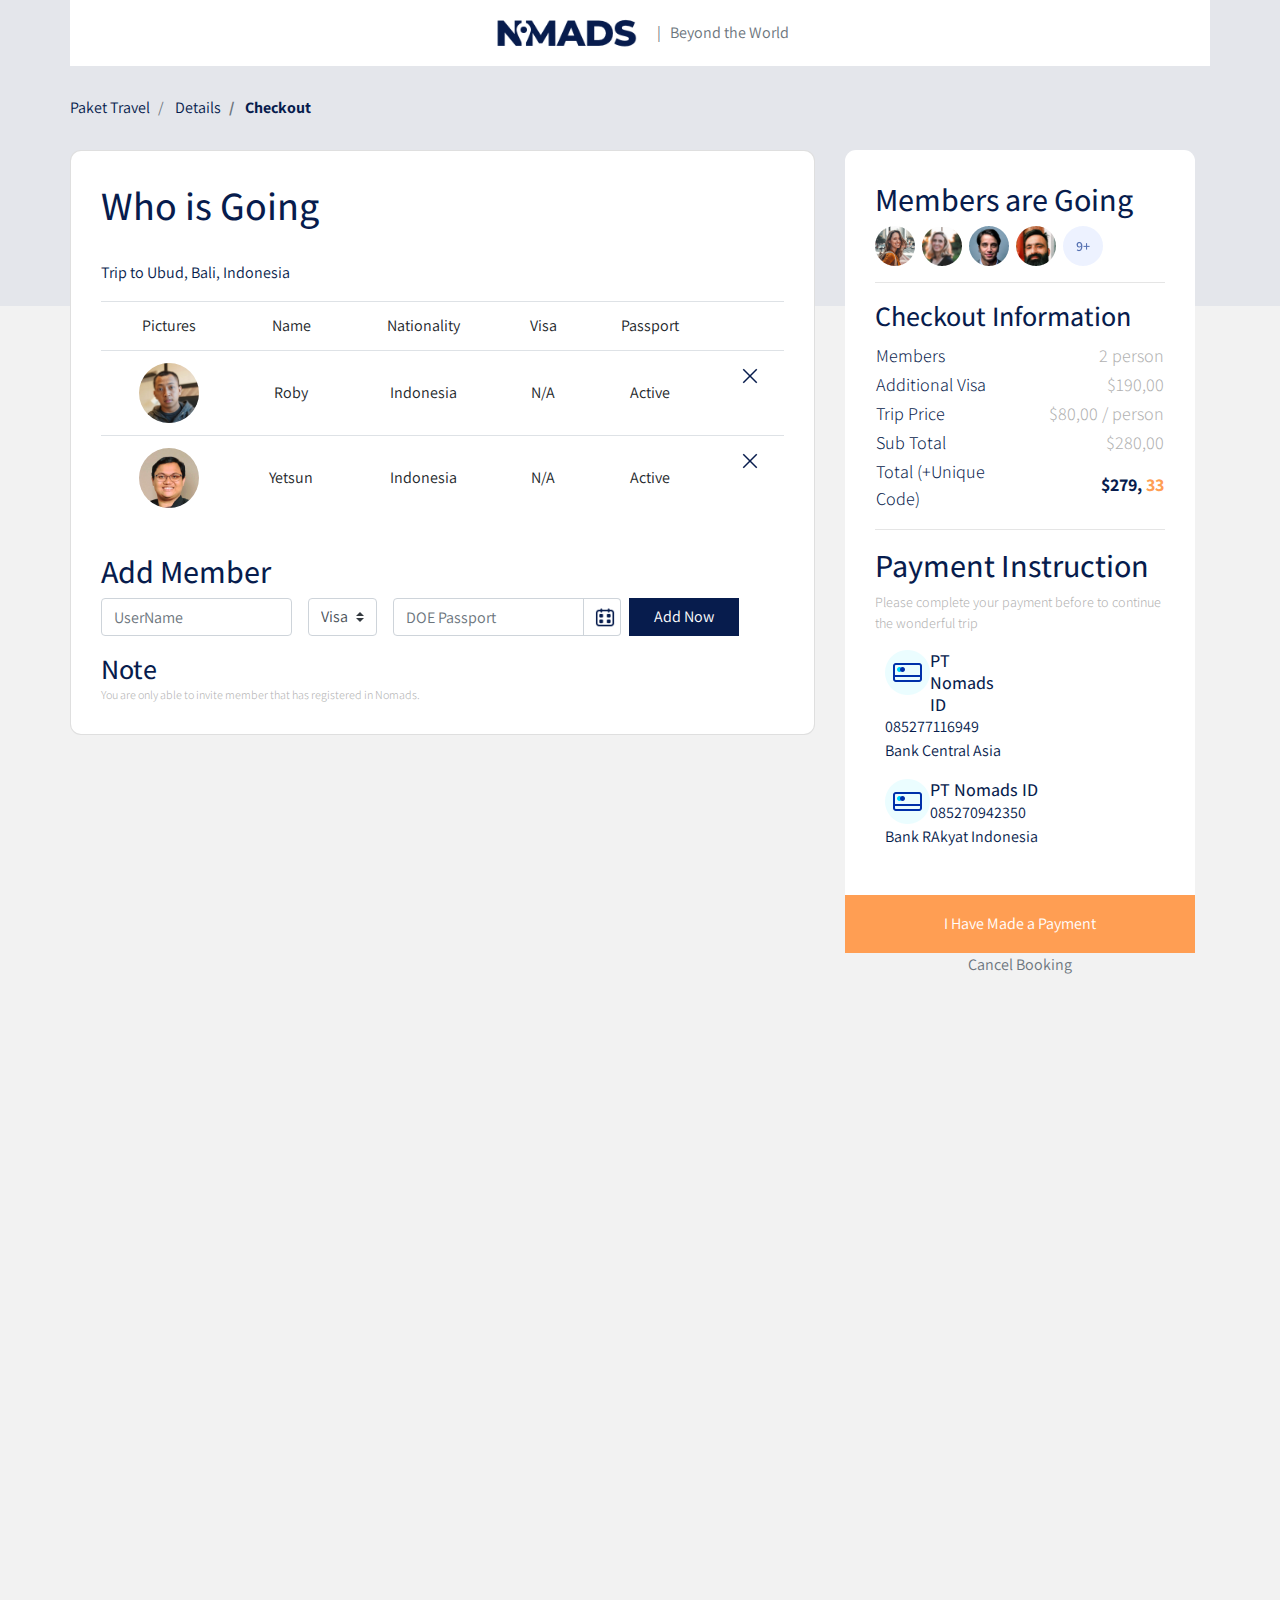
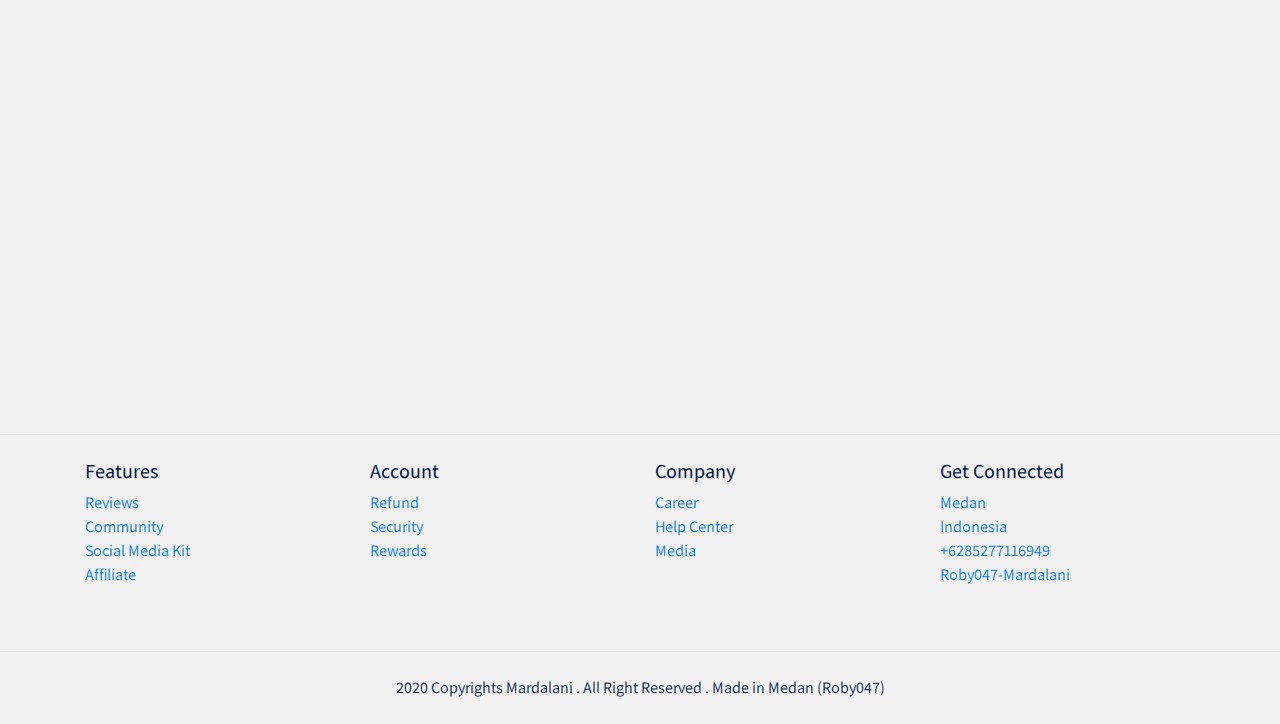
<file: checkout.html>
<!DOCTYPE html>
<html lang=>
<head>
    <meta charset="UTF-8">
    <meta name="viewport" content="width=device-width, initial-scale=1.0">
    <meta http-equiv="X-UA-Compatible" content="ie=edge">
		<title>Mardalani.id</title>
		<link rel="stylesheet" href="libraries/xzoom/xzoom.css">
		<link rel="stylesheet" href="libraries/bootstrap/css/bootstrap.css">
		<link rel="stylesheet" href="libraries/gijgo/css/gijgo.css">
		<link href="https://fonts.googleapis.com/css?family=Assistant:200,300,400,600,700,800|Playfair+Display:400,400i,700,700i,900,900i&display=swap" rel="stylesheet">
		<link rel="stylesheet" href="styles/main.css">
</head>
<body>
  <!-- Navbar -->
	<div class="container">
		<nav class="row navbar navbar-expand-lg navbar-light bg-white">
			<div class="navbar-nav ml-auto mr-auto mr-sm-auto mr-lg-0 mr-md-auto">
				<a href="index.html" class="navbar-brand">
					<img src="images/logo.png" alt="">
				</a>
			</div>
			<ul class="navbar-nav mr-auto d-none d-lg-block">
				<li>
					<span class="text-muted"> | &nbsp; Beyond the World</span>
				</li>
			</ul>
		</nav>
	</div>

	<main>
		<section class="section-details-header"></section>
		<section class="section-details-content">
			<div class="container">
				<div class="row">
					<div class="col p-0">
						<nav>
							<ol class="breadcrumb">
								<li class="breadcrumb-item">
									Paket Travel 
								</li>
								<li class="breadcrumb-item">
									Details
								</li>
								<li class="breadcrumb-item active">
									Checkout
								</li>
							</ol>
						</nav>
					</div>
				</div>
				<div class="row">
					<div class="col-lg-8 pl-lg-0">
						<div class="card card-details">
							<h1>Who is Going</h1>
							<br>
							<p>Trip to Ubud, Bali, Indonesia</p>
							<div class="attendee">
								<table class="table table-responsive-sm text-center">
									<thead>
										<tr>
											<td scope="col">Pictures</td>
											<td scope="col">Name</td>
											<td scope="col">Nationality</td>
											<td scope="col">Visa</td>
											<td scope="col">Passport</td>
											<td scope="col"></td>
										</tr>
									</thead>
									<tbody>
										<tr>
											<td>
												<img src="images/avatar-1.png" height="60" alt="">
											</td>
											<td class="align-middle">Roby</td>
											<td class="align-middle">Indonesia</td>
											<td class="align-middle">N/A</td>
											<td class="align-middle">Active</td>
											<td>
												<a href="#">
													<img src="images/ic_remove.png" alt="">
												</a>		
											</td>
										</tr>
										<tr>
											<td>
												<img src="images/avatar-2.png" height="60" alt="">
											</td>
											<td class="align-middle">Yetsun</td>
											<td class="align-middle">Indonesia</td>
											<td class="align-middle">N/A</td>
											<td class="align-middle">Active</td>
											<td>
												<a href="#">
													<img src="images/ic_remove.png" alt="">
												</a>		
											</td>									
										</tr>	
									</tbody>
								</table>
							</div>
							<div class="member mt-3">
								<h2>Add Member</h2>
								<form class="form-inline">
									<label for="inputUserName" class="sr-only">Name</label>
									<input type="text" class="form-control mb-2 mr-sm-3" id="inputUserName" placeholder="UserName">
									<select class="custom-select mb-2 mr-sm-3">
										<option value="selected-value">Visa</option>
										<option value="2">30</option>
										<option value="3">N/A</option>
									</select>
								
									<label class="sr-only" for="doePassport"
                      >DOE Passport</label
                    >
                    <div class="input-group mb-2 mr-sm-2">
                      <input
                        type="text"
                        class="form-control datepicker"
                        id="doePassport"
                        placeholder="DOE Passport"
                      />
                    </div>

                    <button type="submit" class="btn btn-add-now mb-2 px-4">
                      Add Now
                    </button>
                  </form>
                  <h3 class="mt-2 mb-0">Note</h3>
                  <p class="disclaimer mb-0">
                    You are only able to invite member that has registered in
                    Nomads.
                  </p>

								</form>
							</div>
						</div>
					</div>
					
						<!-- bagian sebelah kanan -->
						<div class="col-lg-4">
							<div class="card-details card-right">
								<h2>Members are Going</h2>
								<div class="my-2">
									<img src="images/member-1.png" alt="" class="member-image mr-1">
									<img src="images/member-2.png" alt="" class="member-image mr-1">
									<img src="images/member-3.png" alt="" class="member-image mr-1">
									<img src="images/member-4.png" alt="" class="member-image mr-1">
									<img src="images/member-5.png" alt="" class="member-image mr-1">
								</div>
								<hr>
                <h3 class="bold">Checkout Information</h3>
                <table class="trip-information">
                  <tr>
                    <th width="50%">Members</th>
                    <td width="50%" class="text-right"> 2 person</td>
                  </tr>
                  <tr>
                    <th width="50%">Additional Visa</th>
                    <td width="50%" class="text-right">$190,00</td>
                  </tr>
                  <tr>
                    <th width="50%">Trip Price</th>
                    <td width="50%" class="text-right">$80,00 / person</td>
                  </tr>
                  <tr>
                    <th width="50%">Sub Total</th>
                    <td width="50%" class="text-right">$280,00 </td>
                  </tr>
                  <tr>
                    <th width="50%">Total (+Unique Code)</th>
                    <td width="50%" class="text-right text-total">
                      <span class="text-blue">$279,</span>
                      <span class="text-orange">33</span>
                    </td>
                  </tr>
                </table>
                <hr/>
                <h2>Payment Instruction</h2>
                <p class="payment-instruction">
                  Please complete your payment before to continue the wonderful trip
                </p>
                <div class="bank">
                  <div class="bank-item pb-3">
                    <div class="description">
                      <img src="images/ic_bank.png" alt="" class="bank-image">
                      <h3>PT Nomads ID</h3>
                      <p>
                        085277116949
                        <br>
                        Bank Central Asia
                      </p>
                    </div>
                    <div class="clearfix"></div>
                  </div>
                  <div class="bank-item pb-3">
                    <div class="description">
                      <img src="images/ic_bank.png" alt="" class="bank-image">
                      <h3>PT Nomads ID</h3>
                      <p>
                        085270942350
                        <br>
                        Bank RAkyat Indonesia
                      </p>
                    </div>
                    <div class="clearfix"></div>
                  </div>
                </div>

              </div>
              <div class="join-container">
                <a href="success.html" class="btn btn-block btn-join-now mt-3 py-3">
                  I Have Made a Payment
                </a>
              </div>
              <div class="text-center">
                <a href="detail.html" class="text-muted">Cancel Booking</a>
              </div>
            </div>
          </div>
        </div>
      </section>
	</main>	
	<!-- footer -->
	<footer class="section-footer mt-5 mb-4 border-top">
		<div class="container pt-4 pb-5">
			<div class="row justify-content-center">
				<div class="col-12">
					<div class="row">
						<div class="col-12 col-lg-3">
							<h5>Features</h5>
							<ul class="list-unstyled">
								<li><a href="#">Reviews</a></li>
								<li><a href="#">Community</a></li>
								<li><a href="#">Social Media Kit</a></li>
								<li><a href="#">Affiliate</a></li>
							</ul>
						</div>
						<div class="col-12 col-lg-3">
							<h5>Account</h5>
							<ul class="list-unstyled">
								<li><a href="#">Refund</a></li>
								<li><a href="#">Security</a></li>
								<li><a href="#">Rewards</a></li>
							</ul>
						</div>
						<div class="col-12 col-lg-3">
							<h5>Company</h5>
							<ul class="list-unstyled">
								<li><a href="#">Career</a></li>
								<li><a href="#">Help Center</a></li>
								<li><a href="#">Media</a></li>
							</ul>
						</div>
						<div class="col-12 col-lg-3">
							<h5>Get Connected</h5>
							<ul class="list-unstyled">
								<li><a href="#">Medan</a></li>
								<li><a href="#">Indonesia</a></li>
								<li><a href="#">+6285277116949</a></li>
								<li><a href="#">Roby047-Mardalani</a></li>
							</ul>
						</div>
					</div>
				</div>
			</div>
		</div>
		<div class="container-fluid">
			<div class="row border-top justify-content-center align-items-center pt-4">
				<div class="col-auto text-gray-500 font-weight light">
					2020 Copyrights Mardalani . All Right Reserved . Made in Medan (Roby047)
				</div>
			</div>
		</div>
	</footer>

    <script src="libraries/jquery/jquery-3.4.1.min.js"></script>
    <script src="libraries/bootstrap/js/bootstrap.js"></script>
		<script src="libraries/retina/retina.min.js"></script>
		<script src="libraries/xzoom/xzoom.min.js"></script>
		<script src="libraries/gijgo/js/gijgo.min.js"></script>
		<script>
			$(document).ready(function() {
					$('.xzoom, .xzoom-gallery').xzoom({
						zoomWidth: 500,
						title: false,
						tint: '#333',
						Xoffset: 15
					});
					$('.datepicker').datepicker({
          uiLibrary: 'bootstrap4',
          icons: {
           	 rightIcon: '<img src="images/ic_doe.png" alt="" />'
          	}
       		});
			});

		</script>
		
		
</body>
</html>
</file>
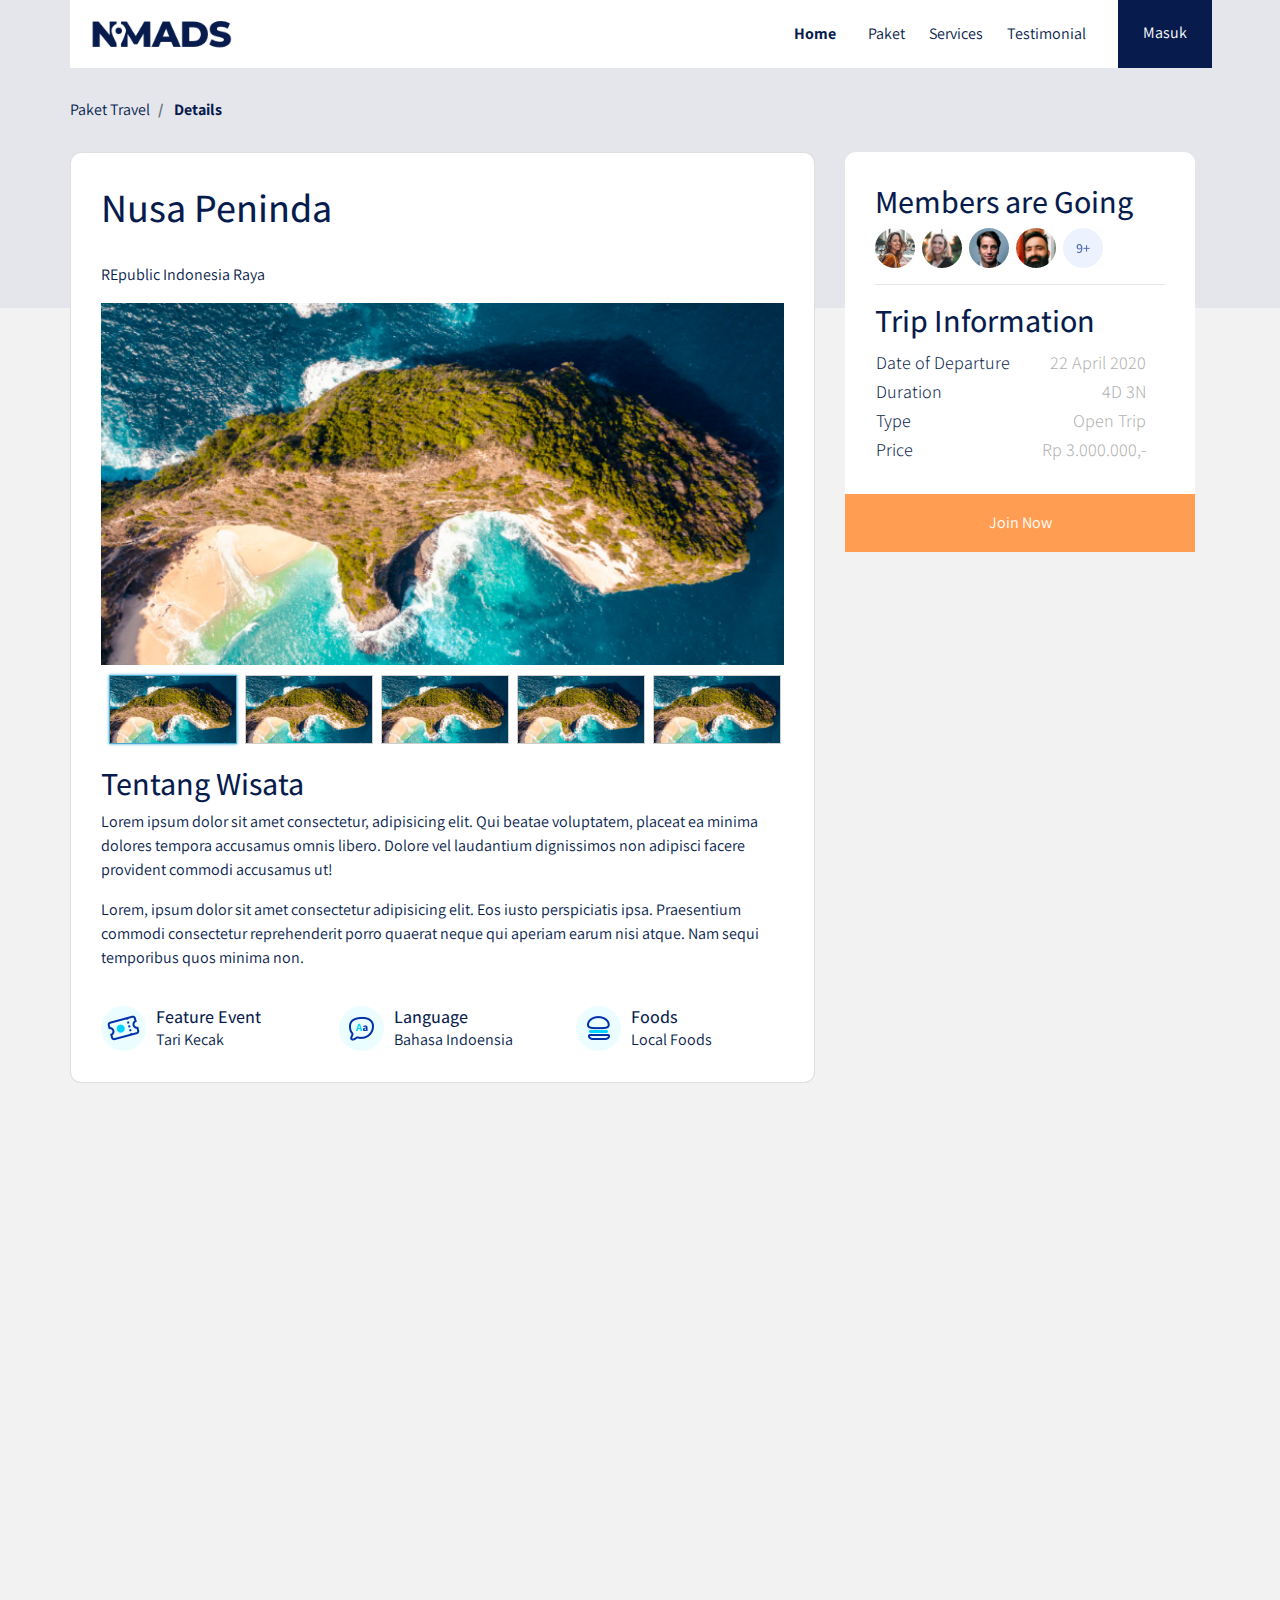
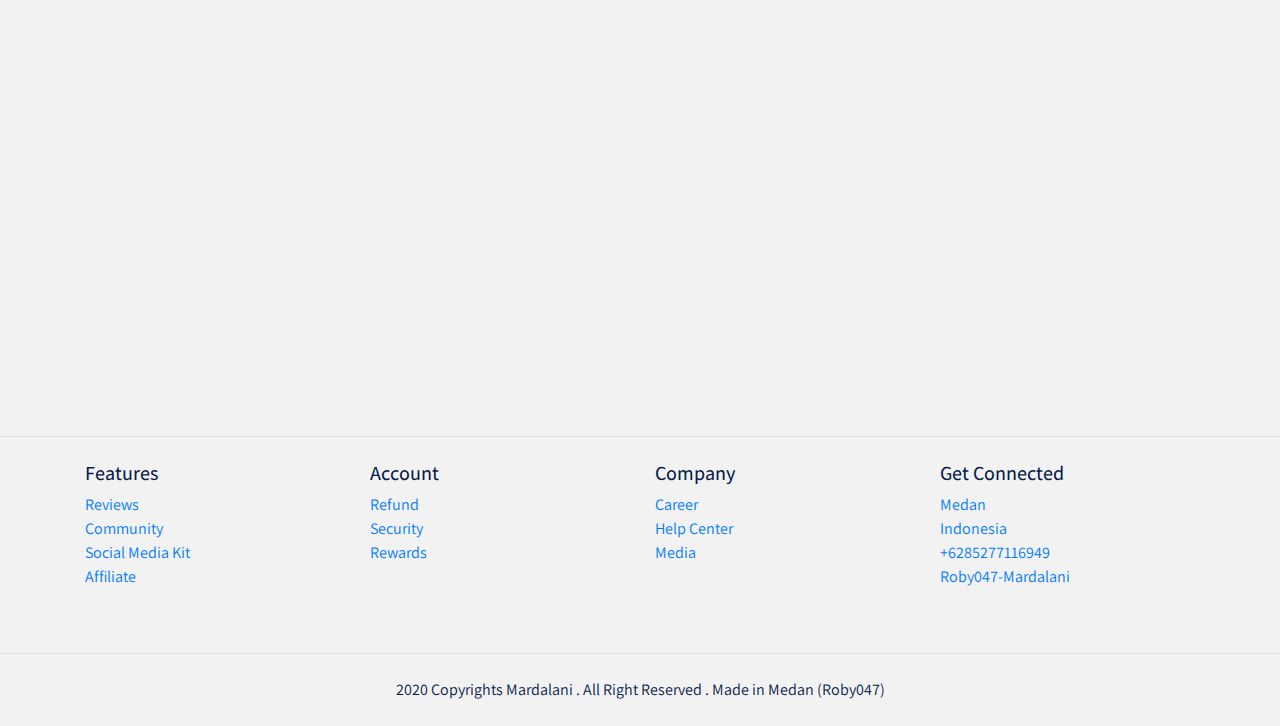
<file: details.html>
<!DOCTYPE html>
<html lang=>
<head>
    <meta charset="UTF-8">
    <meta name="viewport" content="width=device-width, initial-scale=1.0">
    <meta http-equiv="X-UA-Compatible" content="ie=edge">
		<title>Mardalani.id</title>
		<link rel="stylesheet" href="libraries/xzoom/xzoom.css">
		<link rel="stylesheet" href="libraries/bootstrap/css/bootstrap.css">
		<link href="https://fonts.googleapis.com/css?family=Assistant:200,300,400,600,700,800|Playfair+Display:400,400i,700,700i,900,900i&display=swap" rel="stylesheet">
		<link rel="stylesheet" href="styles/main.css">
</head>
<body>
  <!-- Navbar -->
	<div class="container">
		<nav class="row navbar navbar-expand-lg navbar-light bg-white">
			<a href="#" class="navbar-brand">
				<img src="images/logo.png" alt="logo">
			</a>
			<button class="navbar-toggler navbar-toggler-right" type="button" data-toggle="collapse" data-target="#navb"
			>
			<span class="navbar-toggler-icon">
			</span>
			</button>
			<div class="collapse navbar-collapse" id="navb">
				<ul class="navbar-nav ml-auto mr-3">
					<li class="nav-item mx-md-2">
						<a href="#" class="nav-link active">Home</a>
					</li>
					<li class="nav-item mx-md-2">
						<a href="#" class="nav-link">Paket</a>
					</li>
					<li class="nav-item dropdown">
            <a 
              href="#" 
              class="nav-link dropdowm-toggle"
              id="navbardrop"
						  data-toggle="dropdown"
						>
						Services
					</a>
					<div class="dropdown-menu">
						<a href="#" class="dropdown-item">Link</a>
						<a href="#" class="dropdown-item">Link</a>
						<a href="#" class="dropdown-item">Link</a>
					</div>
					</li>
					<li class="nav-item mx-md-2">
						<a href="#" class="nav-link">Testimonial</a>
					</li>
				</ul>

				<!-- Mobile Button -->
				<form class="form-inline d-sm-block d-md-none">
					<button class="btn btn-login  my-2 my-sm-0 ">
						Masuk
					</button>
				</form>
				
				<!-- Desktop Button -->
				<form class="form-inline my-2 my-lg-0 d-none d-md-block">
					<button class="btn btn-login btn-navbar-right my-2 my-sm-0 px-4">
						Masuk
					</button>
				</form>
			</div>
		</nav>
	</div>

	<main>
		<section class="section-details-header"></section>
		<section class="section-details-content">
			<div class="container">
				<div class="row">
					<div class="col p-0">
						<nav>
							<ol class="breadcrumb">
								<li class="breadcrumb-item">
									Paket Travel 
								</li>
								<li class="breadcrumb-item active">
									Details
								</li>
							</ol>
						</nav>
					</div>
				</div>
				<div class="row">
					<div class="col-lg-8 pl-lg-0">
						<div class="card card-details">
							<h1>Nusa Peninda</h1>
							<br>
							<p>REpublic Indonesia Raya</p>
							<div class="gallery">
								<div class="xzoom-container">
										<img src="images/details.jpg" class="xzoom"
                    id="xzoom-default"
                    xoriginal="images/details.jpg"
                    >
                  </div>
                  <div class="xzoom-thumbs">
                    <a href="images/details.jpg">
                    <img src="images/details.jpg" class="xzoom-gallery" width="128" xpreview="images/details">
                  </a>
                  <a href="images/details.jpg">
                    <img src="images/details.jpg" class="xzoom-gallery" width="128" xpreview="images/details">
                  </a>
                  <a href="images/details.jpg">
                    <img src="images/details.jpg" class="xzoom-gallery" width="128" xpreview="images/details">
                  </a>
                  <a href="images/details.jpg">
                    <img src="images/details.jpg" class="xzoom-gallery" width="128" xpreview="images/details">
                  </a>
                  <a href="images/details.jpg">
                    <img src="images/details.jpg" class="xzoom-gallery" width="128" xpreview="images/details">
                  </a>
								</div>
							</div>
							<h2>Tentang Wisata</h2>
							<p>Lorem ipsum dolor sit amet consectetur, adipisicing elit. Qui beatae voluptatem, placeat ea minima dolores tempora accusamus omnis libero. Dolore vel laudantium dignissimos non adipisci facere provident commodi accusamus ut!
							</p>
							<p>Lorem, ipsum dolor sit amet consectetur adipisicing elit. Eos iusto perspiciatis ipsa. Praesentium commodi consectetur reprehenderit porro quaerat neque qui aperiam earum nisi atque. Nam sequi temporibus quos minima non.
							</p>
							<div class="features row">
								<div class="col-md-4">
									<img src="images/ic_event.png" alt="" class="features-images">
									<div class="description">
											<h3>Feature Event</h3>
											<p>Tari Kecak</p>		
									</div>
								</div>
								<div class="col-md-4">
									<img src="images/ic_language.png" alt="" class="features-images">
									<div class="description">
										<h3>Language</h3>
										<p>Bahasa Indoensia</p>
									</div>
								</div>
								<div class="col-md-4">
									<img src="images/ic_foods.png" alt="" class="features-images">
									<div class="description">
										<h3>Foods</h3>
										<p>Local Foods</p>
									</div>
								</div>
							</div>		
						</div>
					</div>
					
						<!-- bagian sebelah kanan -->
						<div class="col-lg-4">
							<div class="card-details card-right">
								<h2>Members are Going</h2>
								<div class="my-2">
									<img src="images/member-1.png" alt="" class="member-image mr-1">
									<img src="images/member-2.png" alt="" class="member-image mr-1">
									<img src="images/member-3.png" alt="" class="member-image mr-1">
									<img src="images/member-4.png" alt="" class="member-image mr-1">
									<img src="images/member-5.png" alt="" class="member-image mr-1">
								</div>
								<hr>
								<h2>Trip Information</h2>
								<table class="trip-information">
									<tbody>
										<tr>
											<th width="50%">Date of Departure</th>
											<td width="50%" class="text-right">22 April 2020</td>
										</tr>
										<tr>
											<th width="50%">Duration</th>
											<td width="50%" class="text-right">4D 3N</td>
										</tr>
										<tr>
											<th width="50%">Type</th>
											<td width="50%" class="text-right">Open Trip</td>
										</tr>
										<tr>
											<th width="50%">Price</th>
											<td width="50%" class="text-right">Rp 3.000.000,-</td>
										</tr>
									</tbody>
								</table>
							</div>
							<div class="join-container">
								<a href="checkout.html" class="btn btn-block btn-join-now mt-3 py-3">Join Now</a>
							</div>
						</div>
				</div>
			</div>
		</section>		
	</main>	
	<!-- footer -->
	<footer class="section-footer mt-5 mb-4 border-top">
		<div class="container pt-4 pb-5">
			<div class="row justify-content-center">
				<div class="col-12">
					<div class="row">
						<div class="col-12 col-lg-3">
							<h5>Features</h5>
							<ul class="list-unstyled">
								<li><a href="#">Reviews</a></li>
								<li><a href="#">Community</a></li>
								<li><a href="#">Social Media Kit</a></li>
								<li><a href="#">Affiliate</a></li>
							</ul>
						</div>
						<div class="col-12 col-lg-3">
							<h5>Account</h5>
							<ul class="list-unstyled">
								<li><a href="#">Refund</a></li>
								<li><a href="#">Security</a></li>
								<li><a href="#">Rewards</a></li>
							</ul>
						</div>
						<div class="col-12 col-lg-3">
							<h5>Company</h5>
							<ul class="list-unstyled">
								<li><a href="#">Career</a></li>
								<li><a href="#">Help Center</a></li>
								<li><a href="#">Media</a></li>
							</ul>
						</div>
						<div class="col-12 col-lg-3">
							<h5>Get Connected</h5>
							<ul class="list-unstyled">
								<li><a href="#">Medan</a></li>
								<li><a href="#">Indonesia</a></li>
								<li><a href="#">+6285277116949</a></li>
								<li><a href="#">Roby047-Mardalani</a></li>
							</ul>
						</div>
					</div>
				</div>
			</div>
		</div>
		<div class="container-fluid">
			<div class="row border-top justify-content-center align-items-center pt-4">
				<div class="col-auto text-gray-500 font-weight light">
					2020 Copyrights Mardalani . All Right Reserved . Made in Medan (Roby047)
				</div>
			</div>
		</div>
	</footer>

    <script src="libraries/jquery/jquery-3.4.1.min.js"></script>
    <script src="libraries/bootstrap/js/bootstrap.js"></script>
		<script src="libraries/retina/retina.min.js"></script>
		<script src="libraries/xzoom/xzoom.min.js"></script>
		<script>
			$(document).ready(function() {
					$('.xzoom, .xzoom-gallery').xzoom({
						zoomWidth: 500,
						title: false,
						tint: '#333',
						Xoffset: 15
					});
				});
		</script>
		
		
</body>
</html>
</file>
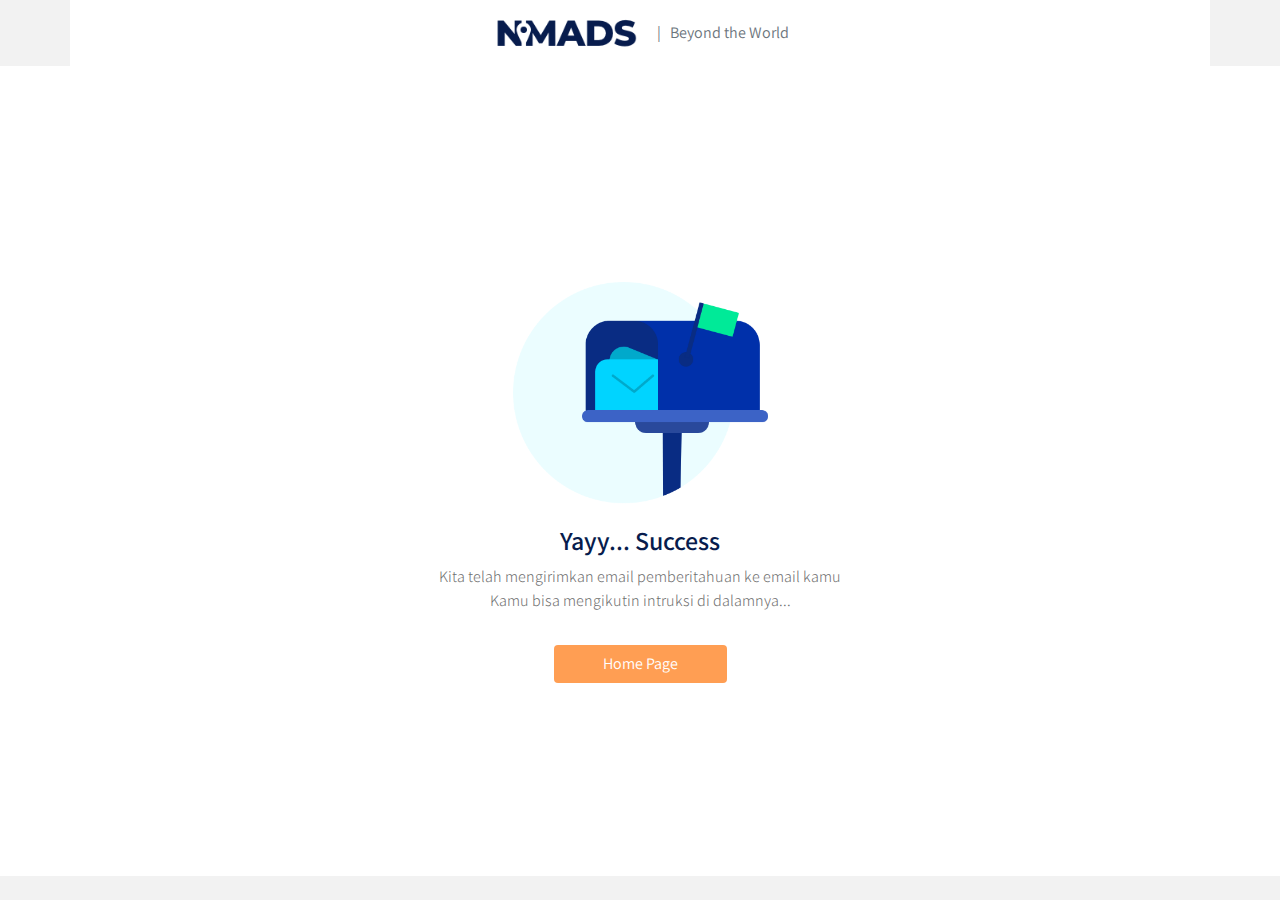
<file: success.html>
<!DOCTYPE html>
<html lang=>
<head>
    <meta charset="UTF-8">
    <meta name="viewport" content="width=device-width, initial-scale=1.0">
    <meta http-equiv="X-UA-Compatible" content="ie=edge">
		<title>Mardalani.id</title>
		<link rel="stylesheet" href="libraries/xzoom/xzoom.css">
		<link rel="stylesheet" href="libraries/bootstrap/css/bootstrap.css">
		<link rel="stylesheet" href="libraries/gijgo/css/gijgo.css">
		<link href="https://fonts.googleapis.com/css?family=Assistant:200,300,400,600,700,800|Playfair+Display:400,400i,700,700i,900,900i&display=swap" rel="stylesheet">
		<link rel="stylesheet" href="styles/main.css">
</head>
<body>
  <!-- Navbar -->
	<div class="container">
		<nav class="row navbar navbar-expand-lg navbar-light bg-white">
			<div class="navbar-nav ml-auto mr-auto mr-sm-auto mr-lg-0 mr-md-auto">
				<a href="index.html" class="navbar-brand">
					<img src="images/logo.png" alt="">
				</a>
			</div>
			<ul class="navbar-nav mr-auto d-none d-lg-block">
				<li>
					<span class="text-muted"> | &nbsp; Beyond the World</span>
				</li>
			</ul>
		</nav>
	</div>

	<main>
	<div class="section-success d-flex align-items-center">
		<div class="col text-center">
			<img src="images/ic_mail.png" alt="">
			<h1>Yayy... Success</h1>
			<p>
				Kita telah mengirimkan email pemberitahuan ke email kamu
				<br>
				Kamu bisa mengikutin intruksi di  dalamnya...
			</p>
			<a href="index.html" class="btn btn-home-page mt-3 px-5">Home Page</a>
		</div>
	</div>
	</main>	


    <script src="libraries/jquery/jquery-3.4.1.min.js"></script>
    <script src="libraries/bootstrap/js/bootstrap.js"></script>
		<script src="libraries/retina/retina.min.js"></script>
		<script src="libraries/xzoom/xzoom.min.js"></script>
		<script src="libraries/gijgo/js/gijgo.min.js"></script>
		<script>
			$(document).ready(function() {
					$('.xzoom, .xzoom-gallery').xzoom({
						zoomWidth: 500,
						title: false,
						tint: '#333',
						Xoffset: 15
					});
					$('.datepicker').datepicker({
          uiLibrary: 'bootstrap4',
          icons: {
           	 rightIcon: '<img src="images/ic_doe.png" alt="" />'
          	}
       		});
			});

		</script>
		
		
</body>
</html>
</file>
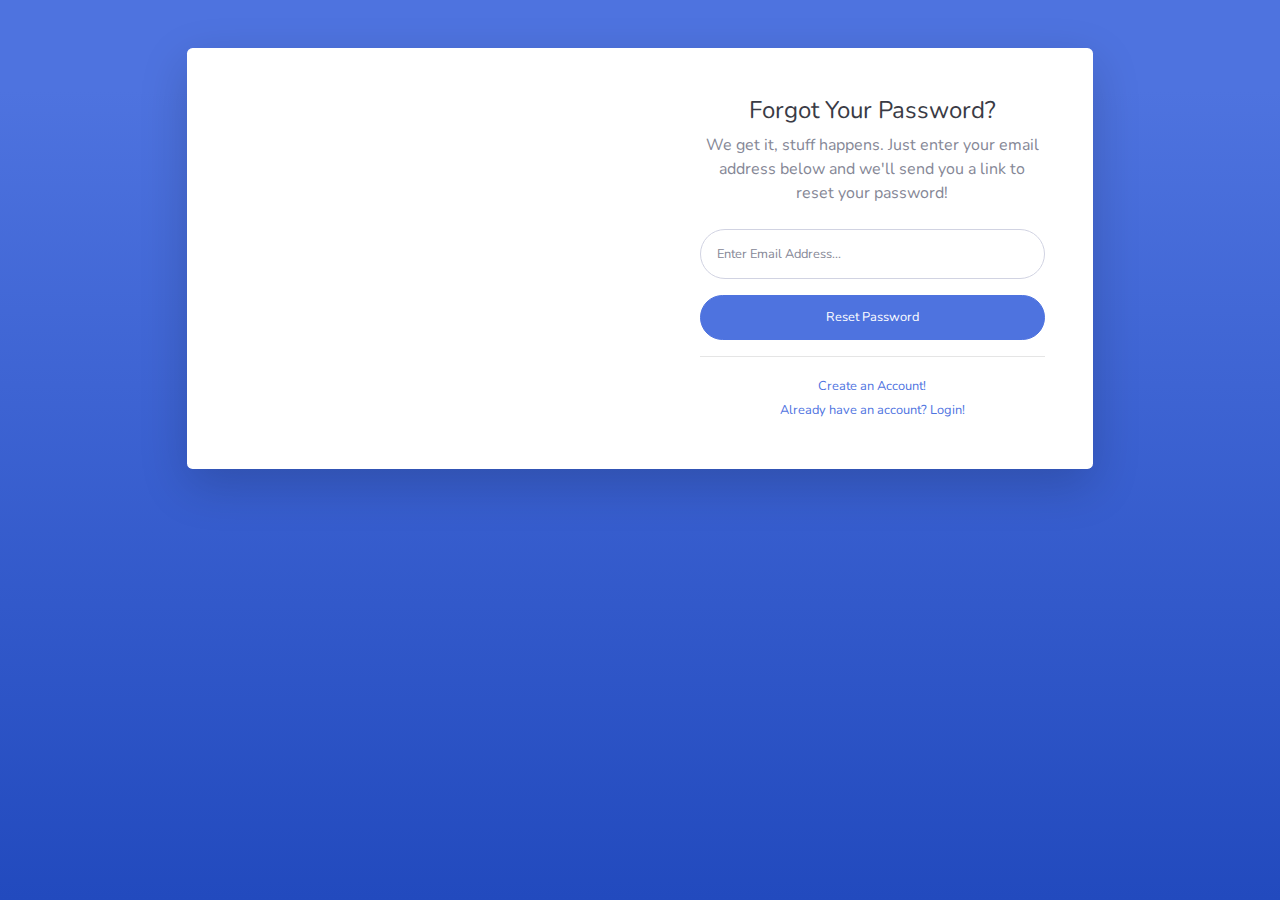
<file: public/backend/forgot-password.html>
<!DOCTYPE html>
<html lang="en">

<head>

  <meta charset="utf-8">
  <meta http-equiv="X-UA-Compatible" content="IE=edge">
  <meta name="viewport" content="width=device-width, initial-scale=1, shrink-to-fit=no">
  <meta name="description" content="">
  <meta name="author" content="">

  <title>SB Admin 2 - Forgot Password</title>

  <!-- Custom fonts for this template-->
  <link href="vendor/fontawesome-free/css/all.min.css" rel="stylesheet" type="text/css">
  <link href="https://fonts.googleapis.com/css?family=Nunito:200,200i,300,300i,400,400i,600,600i,700,700i,800,800i,900,900i" rel="stylesheet">

  <!-- Custom styles for this template-->
  <link href="css/sb-admin-2.min.css" rel="stylesheet">

</head>

<body class="bg-gradient-primary">

  <div class="container">

    <!-- Outer Row -->
    <div class="row justify-content-center">

      <div class="col-xl-10 col-lg-12 col-md-9">

        <div class="card o-hidden border-0 shadow-lg my-5">
          <div class="card-body p-0">
            <!-- Nested Row within Card Body -->
            <div class="row">
              <div class="col-lg-6 d-none d-lg-block bg-password-image"></div>
              <div class="col-lg-6">
                <div class="p-5">
                  <div class="text-center">
                    <h1 class="h4 text-gray-900 mb-2">Forgot Your Password?</h1>
                    <p class="mb-4">We get it, stuff happens. Just enter your email address below and we'll send you a link to reset your password!</p>
                  </div>
                  <form class="user">
                    <div class="form-group">
                      <input type="email" class="form-control form-control-user" id="exampleInputEmail" aria-describedby="emailHelp" placeholder="Enter Email Address...">
                    </div>
                    <a href="login.html" class="btn btn-primary btn-user btn-block">
                      Reset Password
                    </a>
                  </form>
                  <hr>
                  <div class="text-center">
                    <a class="small" href="register.html">Create an Account!</a>
                  </div>
                  <div class="text-center">
                    <a class="small" href="login.html">Already have an account? Login!</a>
                  </div>
                </div>
              </div>
            </div>
          </div>
        </div>

      </div>

    </div>

  </div>

  <!-- Bootstrap core JavaScript-->
  <script src="vendor/jquery/jquery.min.js"></script>
  <script src="vendor/bootstrap/js/bootstrap.bundle.min.js"></script>

  <!-- Core plugin JavaScript-->
  <script src="vendor/jquery-easing/jquery.easing.min.js"></script>

  <!-- Custom scripts for all pages-->
  <script src="js/sb-admin-2.min.js"></script>

</body>

</html>
</file>
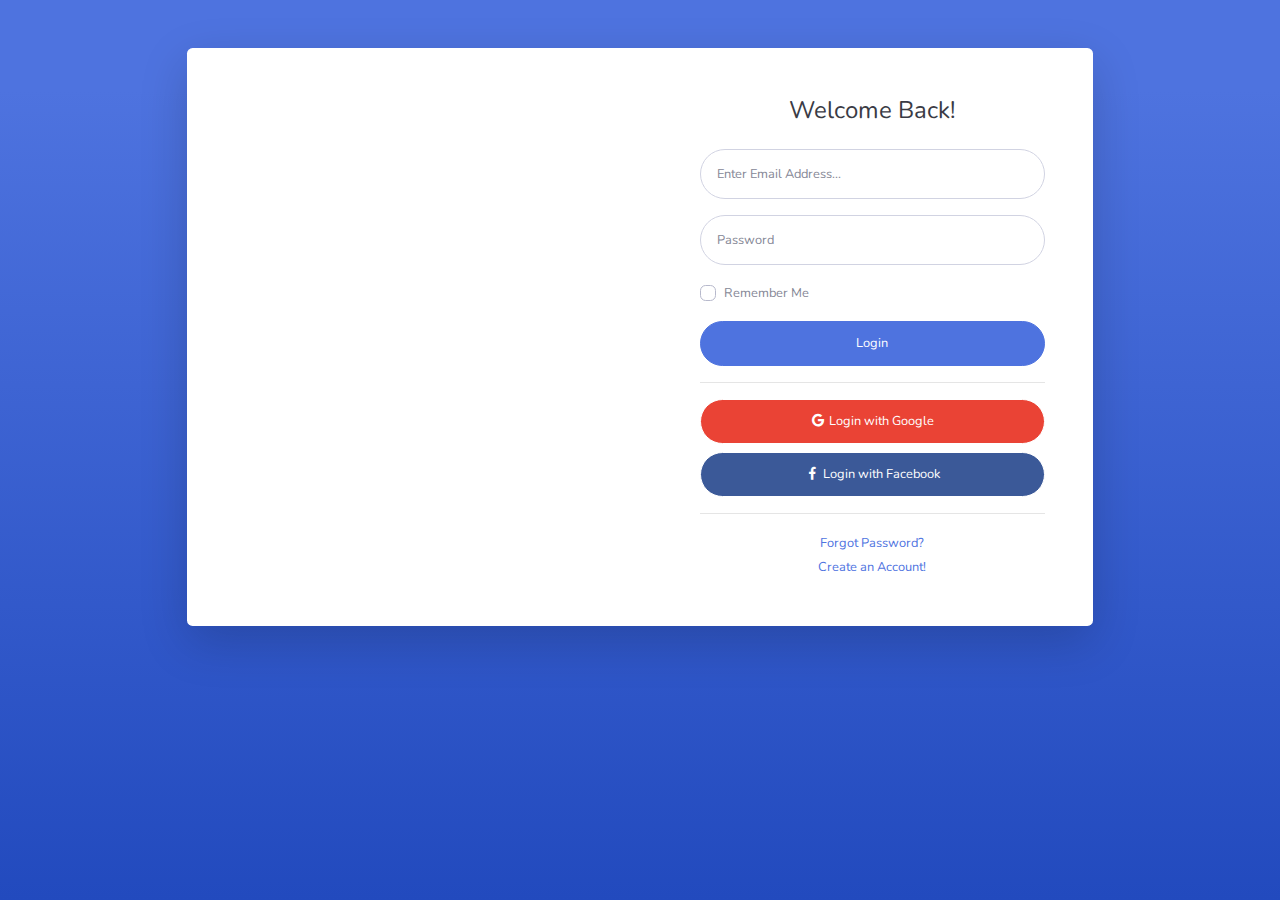
<file: public/backend/login.html>
<!DOCTYPE html>
<html lang="en">

<head>

  <meta charset="utf-8">
  <meta http-equiv="X-UA-Compatible" content="IE=edge">
  <meta name="viewport" content="width=device-width, initial-scale=1, shrink-to-fit=no">
  <meta name="description" content="">
  <meta name="author" content="">

  <title>SB Admin 2 - Login</title>

  <!-- Custom fonts for this template-->
  <link href="vendor/fontawesome-free/css/all.min.css" rel="stylesheet" type="text/css">
  <link href="https://fonts.googleapis.com/css?family=Nunito:200,200i,300,300i,400,400i,600,600i,700,700i,800,800i,900,900i" rel="stylesheet">

  <!-- Custom styles for this template-->
  <link href="css/sb-admin-2.min.css" rel="stylesheet">

</head>

<body class="bg-gradient-primary">

  <div class="container">

    <!-- Outer Row -->
    <div class="row justify-content-center">

      <div class="col-xl-10 col-lg-12 col-md-9">

        <div class="card o-hidden border-0 shadow-lg my-5">
          <div class="card-body p-0">
            <!-- Nested Row within Card Body -->
            <div class="row">
              <div class="col-lg-6 d-none d-lg-block bg-login-image"></div>
              <div class="col-lg-6">
                <div class="p-5">
                  <div class="text-center">
                    <h1 class="h4 text-gray-900 mb-4">Welcome Back!</h1>
                  </div>
                  <form class="user">
                    <div class="form-group">
                      <input type="email" class="form-control form-control-user" id="exampleInputEmail" aria-describedby="emailHelp" placeholder="Enter Email Address...">
                    </div>
                    <div class="form-group">
                      <input type="password" class="form-control form-control-user" id="exampleInputPassword" placeholder="Password">
                    </div>
                    <div class="form-group">
                      <div class="custom-control custom-checkbox small">
                        <input type="checkbox" class="custom-control-input" id="customCheck">
                        <label class="custom-control-label" for="customCheck">Remember Me</label>
                      </div>
                    </div>
                    <a href="index.html" class="btn btn-primary btn-user btn-block">
                      Login
                    </a>
                    <hr>
                    <a href="index.html" class="btn btn-google btn-user btn-block">
                      <i class="fab fa-google fa-fw"></i> Login with Google
                    </a>
                    <a href="index.html" class="btn btn-facebook btn-user btn-block">
                      <i class="fab fa-facebook-f fa-fw"></i> Login with Facebook
                    </a>
                  </form>
                  <hr>
                  <div class="text-center">
                    <a class="small" href="forgot-password.html">Forgot Password?</a>
                  </div>
                  <div class="text-center">
                    <a class="small" href="register.html">Create an Account!</a>
                  </div>
                </div>
              </div>
            </div>
          </div>
        </div>

      </div>

    </div>

  </div>

  <!-- Bootstrap core JavaScript-->
  <script src="vendor/jquery/jquery.min.js"></script>
  <script src="vendor/bootstrap/js/bootstrap.bundle.min.js"></script>

  <!-- Core plugin JavaScript-->
  <script src="vendor/jquery-easing/jquery.easing.min.js"></script>

  <!-- Custom scripts for all pages-->
  <script src="js/sb-admin-2.min.js"></script>

</body>

</html>
</file>
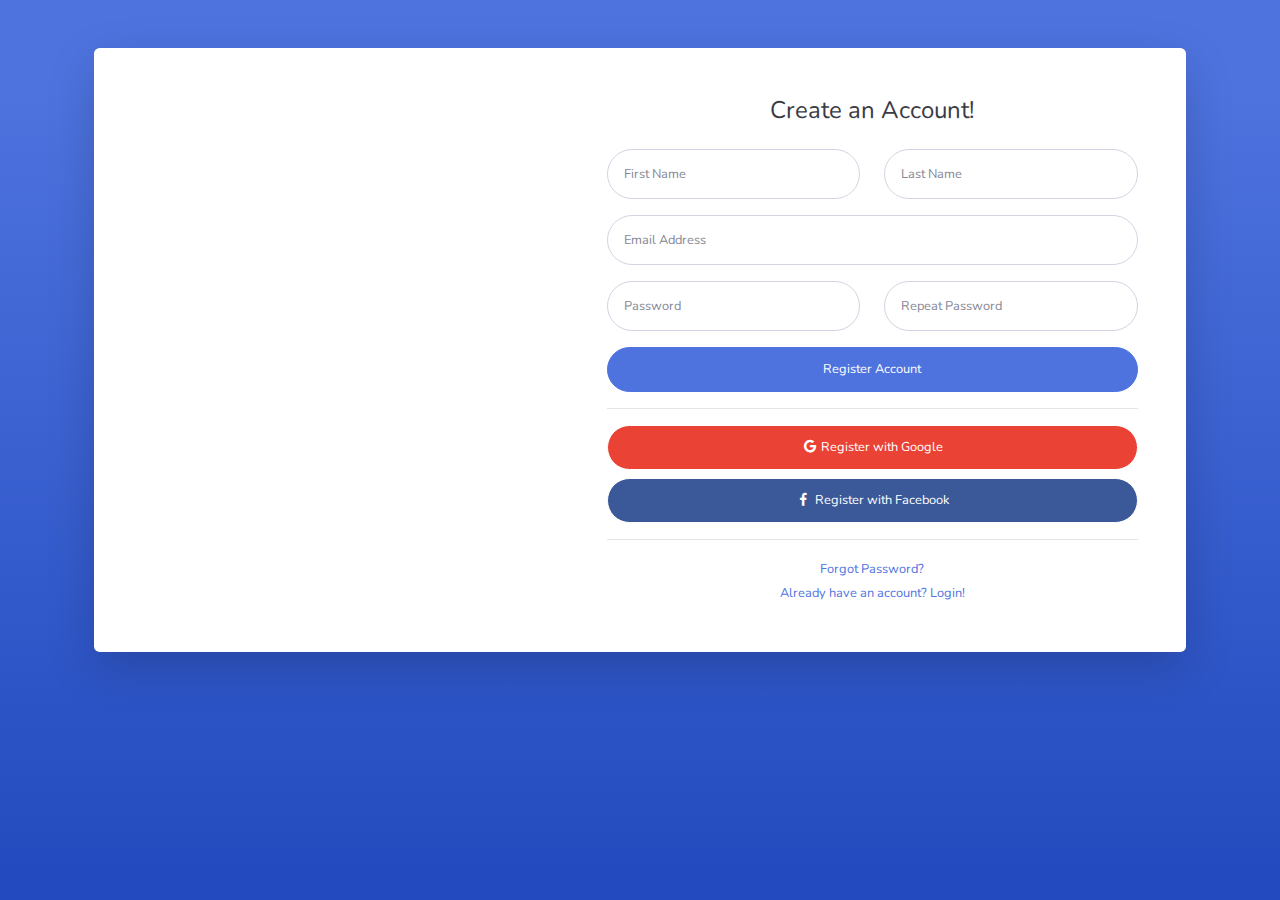
<file: public/backend/register.html>
<!DOCTYPE html>
<html lang="en">

<head>

  <meta charset="utf-8">
  <meta http-equiv="X-UA-Compatible" content="IE=edge">
  <meta name="viewport" content="width=device-width, initial-scale=1, shrink-to-fit=no">
  <meta name="description" content="">
  <meta name="author" content="">

  <title>SB Admin 2 - Register</title>

  <!-- Custom fonts for this template-->
  <link href="vendor/fontawesome-free/css/all.min.css" rel="stylesheet" type="text/css">
  <link href="https://fonts.googleapis.com/css?family=Nunito:200,200i,300,300i,400,400i,600,600i,700,700i,800,800i,900,900i" rel="stylesheet">

  <!-- Custom styles for this template-->
  <link href="css/sb-admin-2.min.css" rel="stylesheet">

</head>

<body class="bg-gradient-primary">

  <div class="container">

    <div class="card o-hidden border-0 shadow-lg my-5">
      <div class="card-body p-0">
        <!-- Nested Row within Card Body -->
        <div class="row">
          <div class="col-lg-5 d-none d-lg-block bg-register-image"></div>
          <div class="col-lg-7">
            <div class="p-5">
              <div class="text-center">
                <h1 class="h4 text-gray-900 mb-4">Create an Account!</h1>
              </div>
              <form class="user">
                <div class="form-group row">
                  <div class="col-sm-6 mb-3 mb-sm-0">
                    <input type="text" class="form-control form-control-user" id="exampleFirstName" placeholder="First Name">
                  </div>
                  <div class="col-sm-6">
                    <input type="text" class="form-control form-control-user" id="exampleLastName" placeholder="Last Name">
                  </div>
                </div>
                <div class="form-group">
                  <input type="email" class="form-control form-control-user" id="exampleInputEmail" placeholder="Email Address">
                </div>
                <div class="form-group row">
                  <div class="col-sm-6 mb-3 mb-sm-0">
                    <input type="password" class="form-control form-control-user" id="exampleInputPassword" placeholder="Password">
                  </div>
                  <div class="col-sm-6">
                    <input type="password" class="form-control form-control-user" id="exampleRepeatPassword" placeholder="Repeat Password">
                  </div>
                </div>
                <a href="login.html" class="btn btn-primary btn-user btn-block">
                  Register Account
                </a>
                <hr>
                <a href="index.html" class="btn btn-google btn-user btn-block">
                  <i class="fab fa-google fa-fw"></i> Register with Google
                </a>
                <a href="index.html" class="btn btn-facebook btn-user btn-block">
                  <i class="fab fa-facebook-f fa-fw"></i> Register with Facebook
                </a>
              </form>
              <hr>
              <div class="text-center">
                <a class="small" href="forgot-password.html">Forgot Password?</a>
              </div>
              <div class="text-center">
                <a class="small" href="login.html">Already have an account? Login!</a>
              </div>
            </div>
          </div>
        </div>
      </div>
    </div>

  </div>

  <!-- Bootstrap core JavaScript-->
  <script src="vendor/jquery/jquery.min.js"></script>
  <script src="vendor/bootstrap/js/bootstrap.bundle.min.js"></script>

  <!-- Core plugin JavaScript-->
  <script src="vendor/jquery-easing/jquery.easing.min.js"></script>

  <!-- Custom scripts for all pages-->
  <script src="js/sb-admin-2.min.js"></script>

</body>

</html>
</file>
<file: libraries/gijgo/css/gijgo.css>
.gj-button {
    background-color: #f5f5f5;
    border: 1px solid #ddd;
    color: #000;
    border-radius: 3px;
    padding: 6px 10px;
    cursor: pointer;
}

.gj-unselectable {
    -webkit-touch-callout: none;
    -webkit-user-select: none;
    -khtml-user-select: none;
    -moz-user-select: none;
    -ms-user-select: none;
    user-select: none;
}

.gj-row {
    display: -webkit-box;
    display: -ms-flexbox;
    display: flex;
    -ms-flex-wrap: wrap;
    flex-wrap: wrap;
}

.gj-margin-left-5 {
    margin-left: 5px;
}

.gj-margin-left-10 {
    margin-left: 10px;
}

.gj-width-full {
    width: 100%;
}

.gj-cursor-pointer {
    cursor: pointer;
}

.gj-text-align-center {
    text-align: center;
}

.gj-font-size-16 {
    font-size: 16px;
}

.gj-hidden {
    display: none;
}

/** Material Design */
.gj-button-md {
    background: 0 0;
    border: none;
    border-radius: 2px;
    color: rgba(0, 0, 0, 0.87);
    position: relative;
    height: 36px;
    margin: 0;
    min-width: 64px;
    padding: 0 16px;
    display: inline-block;
    font-family: "Roboto","Helvetica","Arial",sans-serif;
    font-size: 1rem;
    font-weight: 500;
    text-transform: uppercase;
    letter-spacing: 0;
    overflow: hidden;
    will-change: box-shadow;
    transition: box-shadow .2s cubic-bezier(.4,0,1,1),background-color .2s cubic-bezier(.4,0,.2,1),color .2s cubic-bezier(.4,0,.2,1);
    outline: none;
    cursor: pointer;
    text-decoration: none;
    text-align: center;
    line-height: 36px;
    vertical-align: middle;
    overflow: hidden;
    -webkit-user-select: none;
    -moz-user-select: none;
    -ms-user-select: none;
    user-select: none;
}

.gj-button-md:hover {
    background-color: rgba(158,158,158,.2);
}

.gj-button-md:disabled {
    color: rgba(0,0,0,.26);
    background: 0 0;
}

.gj-button-md .material-icons,
.gj-button-md .gj-icon {
    vertical-align: middle;
    /*font-size: 1.3rem;
    margin-right: 4px;*/
}

.gj-button-md.gj-button-md-icon {
    width: 24px;
    height: 31px;
    min-width: 24px;
    padding: 0px;
    display: table;
}

.gj-button-md.gj-button-md-icon .material-icons,
.gj-button-md.gj-button-md-icon .gj-icon {
    display: table-cell;
    margin-right: 0px;
    width: 24px;
    height: 24px;
}

.gj-button-md.active {
    background-color: rgba(158,158,158,.4);
}

.gj-button-md-group {
    position: relative;
    display: inline-block;
    vertical-align: middle;
}

.gj-textbox-md {
    border: none;
    border-bottom: 1px solid rgba(0,0,0,.42);
    display: block;
    font-family: "Helvetica","Arial",sans-serif;
    font-size: 16px;
    line-height: 16px;
    padding: 4px 0px;
    margin: 0;
    width: 100%;
    background: 0 0;
    text-align: left;
    color: rgba(0,0,0,.87);
}

.gj-textbox-md:focus,
.gj-textbox-md:active {
    border-bottom: 2px solid rgba(0,0,0,.42);
    outline: none;
}

.gj-textbox-md::placeholder {
    color: #8e8e8e;
}

.gj-textbox-md:-ms-input-placeholder {
    color: #8e8e8e;
}

.gj-textbox-md::-ms-input-placeholder {
    color: #8e8e8e;
}

.gj-md-spacer-24 {
    min-width: 24px;
    width: 24px;
    display: inline-block;
}

.gj-md-spacer-32 {
    min-width: 32px;
    width: 32px;
    display: inline-block;
}

.gj-modal {
    position: fixed;
    top: 0;
    right: 0;
    bottom: 0;
    left: 0;
    z-index: 1203;
    display: none;
    overflow: hidden;
    -webkit-overflow-scrolling: touch;
    outline: 0;
    background-color: rgba(0, 0, 0, 0.54118);
    transition: 200ms ease opacity;
    will-change: opacity;
}

/* List */
ul.gj-list li [data-role="wrapper"] {
    display: table;
    width: 100%;
}

ul.gj-list li [data-role="checkbox"] {
    display: table-cell;
    vertical-align:middle;
    text-align:center;
}

ul.gj-list li [data-role="image"] {
    display: table-cell;
    vertical-align:middle;
    text-align:center;
}

ul.gj-list li [data-role="display"] {
    display: table-cell;
    vertical-align:middle;
    cursor: pointer;
}

ul.gj-list li [data-role="display"]:empty:before {
  content: "\200b"; /* unicode zero width space character */
}

/* List - Bootstrap */
ul.gj-list-bootstrap {
    padding-left: 0px;
    margin-bottom: 0px;
}

ul.gj-list-bootstrap li {
    padding: 0px;
}

ul.gj-list-bootstrap li [data-role="wrapper"] {
    padding: 0px 10px;
}

ul.gj-list-bootstrap li [data-role="checkbox"] {
    width: 24px;
    padding: 3px;
}

ul.gj-list-bootstrap li [data-role="image"] {
    width: 24px;
    height: 24px;
}

ul.gj-list-bootstrap li [data-role="display"] {
    padding: 8px 0px 8px 4px;
}

.list-group-item.active ul li, .list-group-item.active:focus ul li, .list-group-item.active:hover ul li {
    text-shadow: none;
    color:initial;
}

/* List - Material Design */
ul.gj-list-md {
    padding: 0px;
    list-style: none;
    list-style-type: none;
    line-height: 24px;
    letter-spacing: 0;
    color: #616161; /* Gray 700 */
}

ul.gj-list-md li {
    display: list-item;
    list-style-type: none;
    padding: 0px;
    min-height: unset;
    box-sizing: border-box;
    align-items: center;
    cursor: default;
    overflow: hidden;

    font-family: "Roboto","Helvetica","Arial",sans-serif;
    font-size: 16px;
    font-weight: 400;
    letter-spacing: .04em;
    line-height: 1;
    
    -webkit-flex-direction: row;
    -ms-flex-direction: row;
    flex-direction: row;
    -webkit-flex-wrap: nowrap;
    -ms-flex-wrap: nowrap;
    flex-wrap: nowrap;
}

ul.gj-list-md li [data-role="checkbox"] {
    height: 24px;
    width: 24px;
}

ul.gj-list-md li [data-role="image"] {
    height: 24px;
    width: 24px;
}

ul.gj-list-md li [data-role="display"] {
    padding: 8px 0px 8px 5px;
    order: 0;
    flex-grow: 2;
    text-decoration: none;
    box-sizing: border-box;
    align-items: center;
    text-align: left;
    color: rgba(0,0,0,.87);
}

ul.gj-list-md li.disabled>[data-role="wrapper"]>[data-role="display"] {
    color: #9E9E9E; /* Gray 500 */
}

.gj-list-md-active {
    background: #e0e0e0;
    color: #3f51b5;
}


/* Picker */
.gj-picker {
    position: absolute;
    z-index: 1203;
    background-color: #fff;
}

.gj-picker .selected {
    color: #fff;
}

/* Material Design */
.gj-picker-md {
    font-family: "Roboto","Helvetica","Arial",sans-serif;
    font-size: 16px;
    font-weight: 400;
    letter-spacing: .04em;
    line-height: 1;
    color: rgba(0,0,0,.87);
    border: 1px solid #E0E0E0;
}

.gj-modal .gj-picker-md {
    border: 0px;
}

.gj-picker-md [role="header"] {
    color: rgba(255, 255, 255, 0.54);
    display: flex;
    background: #2196f3;
    align-items: baseline;
    user-select: none;
    justify-content: center;
}

.gj-picker-md [role="footer"] {
    float: right;
    padding: 10px;
}

.gj-picker-md [role="footer"] button.gj-button-md {
    color: #2196f3;
    font-weight: bold;
    font-size: 13px;
}

/* Bootstrap */
.gj-picker-bootstrap {
    border-radius: 4px;
    border: 1px solid #E0E0E0;
}

.gj-picker-bootstrap .selected {
    color: #888;
}

.gj-picker-bootstrap [role="header"] {
    background: #eee;
    color: #AAA;
}
@font-face {
    font-family: 'gijgo-material';
    src: url('../fonts/gijgo-material.eot?235541');
    src: url('../fonts/gijgo-material.eot?235541#iefix') format('embedded-opentype'), url('../fonts/gijgo-material.ttf?235541') format('truetype'), url('../fonts/gijgo-material.woff?235541') format('woff'), url('../fonts/gijgo-material.svg?235541#gijgo-material') format('svg');
    font-weight: normal;
    font-style: normal;
}

.gj-icon {
    /* use !important to prevent issues with browser extensions that change fonts */
    font-family: 'gijgo-material' !important;
    font-size: 24px;
    speak: none;
    font-style: normal;
    font-weight: normal;
    font-variant: normal;
    text-transform: none;
    line-height: 1;
    /* Enable Ligatures ================ */
    letter-spacing: 0;
    -webkit-font-feature-settings: "liga";
    -moz-font-feature-settings: "liga=1";
    -moz-font-feature-settings: "liga";
    -ms-font-feature-settings: "liga" 1;
    font-feature-settings: "liga";
    -webkit-font-variant-ligatures: discretionary-ligatures;
    font-variant-ligatures: discretionary-ligatures;
    /* Better Font Rendering =========== */
    -webkit-font-smoothing: antialiased;
    -moz-osx-font-smoothing: grayscale;
}

.gj-icon.undo:before {
    content: "\e900";
}

.gj-icon.vertical-align-top:before {
    content: "\e901";
}

.gj-icon.vertical-align-center:before {
    content: "\e902";
}

.gj-icon.vertical-align-bottom:before {
    content: "\e903";
}

.gj-icon.arrow-dropup:before {
    content: "\e904";
}

.gj-icon.clock:before {
    content: "\e905";
}

.gj-icon.refresh:before {
    content: "\e906";
}

.gj-icon.last-page:before {
    content: "\e907";
}

.gj-icon.first-page:before {
    content: "\e908";
}

.gj-icon.cancel:before {
    content: "\e909";
}

.gj-icon.clear:before {
    content: "\e90a";
}

.gj-icon.check-circle:before {
    content: "\e90b";
}

.gj-icon.delete:before {
    content: "\e90c";
}

.gj-icon.arrow-upward:before {
    content: "\e90d";
}

.gj-icon.arrow-forward:before {
    content: "\e90e";
}

.gj-icon.arrow-downward:before {
    content: "\e90f";
}

.gj-icon.arrow-back:before {
    content: "\e910";
}

.gj-icon.list-numbered:before {
    content: "\e911";
}

.gj-icon.list-bulleted:before {
    content: "\e912";
}

.gj-icon.indent-increase:before {
    content: "\e913";
}

.gj-icon.indent-decrease:before {
    content: "\e914";
}

.gj-icon.redo:before {
    content: "\e915";
}

.gj-icon.align-right:before {
    content: "\e916";
}

.gj-icon.align-left:before {
    content: "\e917";
}

.gj-icon.align-justify:before {
    content: "\e918";
}

.gj-icon.align-center:before {
    content: "\e919";
}

.gj-icon.strikethrough:before {
    content: "\e91a";
}

.gj-icon.italic:before {
    content: "\e91b";
}

.gj-icon.underlined:before {
    content: "\e91c";
}

.gj-icon.bold:before {
    content: "\e91d";
}

.gj-icon.arrow-dropdown:before {
    content: "\e91e";
}

.gj-icon.done:before {
    content: "\e91f";
}

.gj-icon.pencil:before {
    content: "\e920";
}

.gj-icon.minus:before {
    content: "\e921";
}

.gj-icon.plus:before {
    content: "\e922";
}

.gj-icon.chevron-up:before {
    content: "\e923";
}

.gj-icon.chevron-right:before {
    content: "\e924";
}

.gj-icon.chevron-down:before {
    content: "\e925";
}

.gj-icon.chevron-left:before {
    content: "\e926";
}

.gj-icon.event:before {
    content: "\e927";
}
.gj-draggable {
    cursor: move;
}
.gj-resizable-handle {
    position: absolute;
    font-size: 0.1px;
    display: block;
    -ms-touch-action: none;
    touch-action: none;
    z-index: 1203;
}

.gj-resizable-n {
    cursor: n-resize;
    height: 7px;
    width: 100%;
    top: -5px;
    left: 0;
}
.gj-resizable-e {
    cursor: e-resize;
    width: 7px;
    right: -5px;
    top: 0;
    height: 100%;
}
.gj-resizable-s {
    cursor: s-resize;
    height: 7px;
    width: 100%;
    bottom: -5px;
    left: 0;
}
.gj-resizable-w {
	cursor: w-resize;
	width: 7px;
	left: -5px;
	top: 0;
	height: 100%;
}
.gj-resizable-se {
	cursor: se-resize;
	width: 12px;
	height: 12px;
	right: 1px;
	bottom: 1px;
}
.gj-resizable-sw {
	cursor: sw-resize;
	width: 9px;
	height: 9px;
	left: -5px;
	bottom: -5px;
}
.gj-resizable-nw {
	cursor: nw-resize;
	width: 9px;
	height: 9px;
	left: -5px;
	top: -5px;
}
.gj-resizable-ne {
	cursor: ne-resize;
	width: 9px;
	height: 9px;
	right: -5px;
	top: -5px;
}

.gj-dialog-footer {
    position: absolute;
    bottom: 0px;
    width: 100%;
    margin-top: 0px;
}

.gj-dialog-scrollable [data-role="body"] {
    overflow-x: hidden;
    overflow-y: scroll;
}

/** Bootstrap 3 **/
.gj-dialog-bootstrap {
    overflow: hidden;
    z-index: 1202;
}

.gj-dialog-bootstrap [data-role="title"] {
    display: inline;
}
.gj-dialog-bootstrap [data-role="close"] {
    line-height: 1.42857143;
}

/** Bootstrap 4 **/
.gj-dialog-bootstrap4 {
    overflow: hidden;
    z-index: 1202;
}

.gj-dialog-bootstrap4 [data-role="title"] {
    display: inline;
}
.gj-dialog-bootstrap4 [data-role="close"] {
    line-height: 1.5;
}

/** Material Design **/
.gj-dialog-md {
    background-color: #FFF;
    overflow: hidden;
    border: none;
    box-shadow: 0 11px 15px -7px rgba(0,0,0,.2), 0 24px 38px 3px rgba(0,0,0,.14), 0 9px 46px 8px rgba(0,0,0,.12);
    box-sizing: border-box;
    position: relative;
    display: -webkit-box;
    display: -webkit-flex;
    display: -ms-flexbox;
    display: flex;
    -webkit-box-orient: vertical;
    -webkit-box-direction: normal;
    -webkit-flex-direction: column;
    -ms-flex-direction: column;
    flex-direction: column;
    -webkit-background-clip: padding-box;
    background-clip: padding-box;
    outline: 0;
    z-index: 1202;
}

.gj-dialog-md-header {
    padding: 24px 24px 0px 24px;
    font-family: "Roboto","Helvetica","Arial",sans-serif;
}

.gj-dialog-md-title {
    margin: 0;
    font-weight: 400;
    display: inline;
    line-height: 28px;
    font-size: 20px;
}

.gj-dialog-md-close {
    -webkit-appearance: none;
    padding: 0;
    cursor: pointer;
    background: 0 0;
    border: 0;
    float: right;
    line-height: 28px;
    font-size: 28px;
}

.gj-dialog-md-body {
    padding: 20px 24px 24px 24px;
    color: rgba(0,0,0,.54);
    font-family: "Helvetica","Arial",sans-serif;
    font-size: 14px;
    font-weight: 400;
    line-height: 20px;
}

.gj-dialog-md-footer {
    padding: 8px 8px 8px 24px;
    display: -webkit-flex;
    display: -ms-flexbox;
    display: flex;
    -webkit-flex-direction: row-reverse;
    -ms-flex-direction: row-reverse;
    flex-direction: row-reverse;
    -webkit-flex-wrap: wrap;
    -ms-flex-wrap: wrap;
    flex-wrap: wrap;

    box-sizing: border-box;
}

.gj-dialog-md-footer>*:first-child {
    margin-right: 0;
}

.gj-dialog-md-footer>* {
    margin-right: 8px;
    height: 36px;
}
DIV.gj-grid-wrapper {
    margin: auto;
    position: relative;
    clear:both;
    z-index: 1;
}

TABLE.gj-grid {
    margin: auto;    
    border-collapse: collapse;
    width: 100%;
    table-layout: fixed;
}

TABLE.gj-grid THEAD TH [data-role="selectAll"] {
    margin: auto;
}

TABLE.gj-grid THEAD TH [data-role="title"] {
    display: inline-block;
}

TABLE.gj-grid THEAD TH [data-role="sorticon"] {
    display: inline-block;
}

TABLE.gj-grid THEAD TH {
    overflow: hidden;
    text-overflow: ellipsis;
}

TABLE.gj-grid.autogrow-header-row THEAD TH {
    overflow: auto;
    text-overflow: initial;
    white-space: pre-wrap;
    -ms-word-break: break-word;
    word-break: break-word;
}

TABLE.gj-grid > tbody > tr > td {
    overflow: hidden;
    position: relative;
}

table.gj-grid tbody div[data-role="display"] {
    vertical-align: middle;
    text-indent: 0;
    white-space: pre-wrap;
    -ms-word-break: break-word;
    word-break: break-word;
}

table.gj-grid.fixed-body-rows tbody div[data-role="display"] {
    overflow: hidden;
    text-overflow: ellipsis;
    white-space: nowrap;
    -ms-word-break: initial;
    word-break: initial;
}

table.gj-grid tfoot DIV[data-role="display"] {
    vertical-align: middle;
    text-indent: 0;
    display: flex;
}

TABLE.gj-grid .fa {
    padding: 2px;
}

TABLE.gj-grid > tbody > tr > td > div {
    padding: 2px;
    overflow: hidden;
}

DIV.gj-grid-wrapper DIV.gj-grid-loading-cover
{
    background: #BBBBBB;
    opacity: 0.5;
    position: absolute;
    vertical-align: middle;
}

DIV.gj-grid-wrapper DIV.gj-grid-loading-text
{
    position: absolute;
    font-weight: bold;
}

/* Bootstrap Theme */
table.gj-grid-bootstrap thead th {
    background-color: #f5f5f5;
    vertical-align:middle;
}

table.gj-grid-bootstrap thead th [data-role="sorticon"] {
    margin-left: 5px;
}

table.gj-grid-bootstrap thead th [data-role="sorticon"] i.gj-icon,
table.gj-grid-bootstrap thead th [data-role="sorticon"] i.material-icons {
    position: absolute;
    font-size: 20px;
    top: 15px;
}

table.gj-grid-bootstrap tbody tr td div[data-role="display"] {
    padding: 0px;
}

.gj-grid-bootstrap-4 .gj-checkbox-bootstrap {
    display: inline-block;
    padding-top: 2px;
}

.gj-grid-bootstrap-4 tbody tr.active {
    background-color: rgba(0,0,0,.075);
}

/* Material Design Theme */
.gj-grid-md {
    position: relative;
    border: 1px solid #e0e0e0;
    border-collapse: collapse;
    white-space: nowrap;
    font-size: 13px;
    font-family: "Roboto","Helvetica","Arial",sans-serif;
    background-color: #fff;
}

.gj-grid-md td:first-of-type, .gj-grid-md th:first-of-type {
    padding-left: 24px;
}

.gj-grid-md th {
    position: relative;
    vertical-align: bottom;
    font-weight: 700;
    line-height: 31px;
    letter-spacing: 0;
    height: 56px;
    font-size: 12px;
    color: rgba(0,0,0,.54);
    padding-bottom: 8px;
    box-sizing: border-box;
    padding: 12px 18px;
    text-align: right;
}

.gj-grid-md td {
    position: relative;
    height: 48px;
    border-top: 1px solid #e0e0e0;
    border-bottom: 1px solid #e0e0e0;
    padding: 12px 18px;
    box-sizing: border-box;
    text-align: left;
    color: rgba(0,0,0,.87);
}

.gj-grid-md tbody tr {
    position: relative;
    height: 48px;
    transition-duration: .28s;
    transition-timing-function: cubic-bezier(.4,0,.2,1);
    transition-property: background-color;
}

.gj-grid-md tbody tr:hover {
    background-color: #EEEEEE; /* Gray 200 */
}

.gj-grid-md tbody tr.gj-grid-md-select {
    background-color: #F5F5F5; /* Grey 100 */
}


table.gj-grid-md thead th [data-role="sorticon"] {
    margin-left: 5px;
}

table.gj-grid-md thead th [data-role="sorticon"] i.gj-icon,
table.gj-grid-md thead th [data-role="sorticon"] i.material-icons {
    position: absolute;
    font-size: 16px;
    top: 19px;
}

table.gj-grid-md thead th.gj-grid-select-all {
    padding-bottom: 3px;
}
/* Hide all prioritized columns by default */
@media only all {
	th.display-1120,
	td.display-1120,
	th.display-960,
	td.display-960,
	th.display-800,
	td.display-800,
	th.display-640,
	td.display-640,
	th.display-480,
	td.display-480,
	th.display-320,
	td.display-320 {
		display: none;
	}
}

/* Show at 320px (20em x 16px) */
@media screen and (min-width: 20em) {
	TABLE.gj-grid-bootstrap th.display-320,
	TABLE.gj-grid-bootstrap td.display-320 {
		display: table-cell;
	}
}
/* Show at 480px (30em x 16px) */
@media screen and (min-width: 30em) {
	TABLE.gj-grid-bootstrap th.display-480,
	TABLE.gj-grid-bootstrap td.display-480 {
		display: table-cell;
	}
}
/* Show at 640px (40em x 16px) */
@media screen and (min-width: 40em) {
	TABLE.gj-grid-bootstrap th.display-640,
	TABLE.gj-grid-bootstrap td.display-640 {
		display: table-cell;
	}
}
/* Show at 800px (50em x 16px) */
@media screen and (min-width: 50em) {
	TABLE.gj-grid-bootstrap th.display-800,
	TABLE.gj-grid-bootstrap td.display-800 {
		display: table-cell;
	}
}
/* Show at 960px (60em x 16px) */
@media screen and (min-width: 60em) {
	TABLE.gj-grid-bootstrap th.display-960,
	TABLE.gj-grid-bootstrap td.display-960 {
		display: table-cell;
	}
}
/* Show at 1,120px (70em x 16px) */
@media screen and (min-width: 70em) {
	TABLE.gj-grid-bootstrap th.display-1120,
	TABLE.gj-grid-bootstrap td.display-1120 {
		display: table-cell;
	}
}

/* Material Design Theme */
.gj-grid-md tfoot tr th {
    padding-right: 14px;
}

.gj-grid-md tfoot tr[data-role="pager"] .gj-grid-mdl-pager-label {
    padding-left: 5px;
    padding-right: 5px;
}

.gj-grid-md tfoot tr[data-role="pager"] .gj-dropdown-md {
    margin-left: 12px;
}

.gj-grid-md tfoot tr[data-role="pager"] .gj-dropdown-md [role="presenter"] {
    font-size: 12px;
    font-weight: bold;
    color: rgba(0,0,0,.54);
}

.gj-grid-md tfoot tr[data-role="pager"] .gj-dropdown-md [role="presenter"] [role="display"] {
    text-align: right;
}

.gj-grid-md tfoot tr[data-role="pager"] .gj-grid-md-limit-select {
    margin-left: 10px;
    font-size: 12px;
    font-weight: bold;
    color: rgba(0,0,0,.54);
}

/* Bootstrap */
.gj-grid-bootstrap tfoot tr[data-role="pager"] th {
    line-height: 30px;
    background-color: #f5f5f5;
}

.gj-grid-bootstrap tfoot tr[data-role="pager"] th > div > div {
    margin-right: 5px;
}

.gj-grid-bootstrap tfoot tr[data-role="pager"] th > div > button {
    margin-right: 5px;
}

.gj-grid-bootstrap-4 tfoot tr[data-role="pager"] th > div button {
    height: 34px;
}

.gj-grid-bootstrap-4 tfoot tr[data-role="pager"] th div .gj-dropdown-bootstrap-4 .gj-dropdown-expander-mi .gj-icon {
    top: 5px;
}

.gj-grid-bootstrap-3 tfoot tr[data-role="pager"] th > div > input {
    margin-right: 5px;
    width: 40px;
    text-align: right;
    display: inline-block;
    font-weight: bold;
}

.gj-grid-bootstrap-4 tfoot tr[data-role="pager"] th > div > div.input-group {
    width: 40px;
}

.gj-grid-bootstrap-4 tfoot tr[data-role="pager"] th > div > div.input-group input {
    text-align: right;
    font-weight: bold;
    height: 34px;
    padding-top: 2px;
    padding-bottom: 6px;
}

.gj-grid-bootstrap tfoot tr[data-role="pager"] th > div > select {
    display: inline-block;
    margin-right: 5px;
    width: 60px;
}

.gj-grid-bootstrap tfoot tr[data-role="pager"] th .gj-dropdown-bootstrap .gj-list-bootstrap [data-role="display"] {
    line-height: 14px;
}

.gj-grid-bootstrap tfoot tr[data-role="pager"] th .gj-dropdown-bootstrap [role="presenter"] [role="display"] {
    font-weight: bold;
}

.gj-grid-bootstrap tfoot tr[data-role="pager"] th .gj-dropdown-bootstrap-3 [role="presenter"] {
    padding: 2px 8px;
}

.gj-grid-bootstrap tfoot tr[data-role="pager"] th .gj-dropdown-bootstrap-4 [role="presenter"] {
    padding: 1px 8px;
}
.gj-grid thead tr th div.gj-grid-column-resizer-wrapper {
    position: relative;
    width: 100%;
    height: 0px; 
    top: 0px; 
    left: 0px; 
    padding: 0px;
}

span.gj-grid-column-resizer {
    position: absolute;
    right: 0px;
    width: 10px;
    top: -100px;
    height: 300px;
    z-index: 1203;
    cursor: e-resize;
}

.gj-grid-resize-cursor {
    cursor: e-resize;
}
.gj-grid-md tbody tr.gj-grid-top-border td {
  border-top: 2px solid #777;
}
.gj-grid-md tbody tr.gj-grid-bottom-border td {
  border-bottom: 2px solid #777;
}

.gj-grid-bootstrap tbody tr.gj-grid-top-border td {
  border-top: 2px solid #777;
}
.gj-grid-bootstrap tbody tr.gj-grid-bottom-border td {
  border-bottom: 2px solid #777;
}
.gj-grid-md thead tr th.gj-grid-left-border,
.gj-grid-md tbody tr td.gj-grid-left-border
{
    border-left: 3px solid #777;
}
.gj-grid-md thead tr th.gj-grid-right-border,
.gj-grid-md tbody tr td.gj-grid-right-border
{
    border-right: 3px solid #777;
}

.gj-grid-bootstrap thead tr th.gj-grid-left-border,
.gj-grid-bootstrap tbody tr td.gj-grid-left-border
{
    border-left: 5px solid #ddd;
}
.gj-grid-bootstrap thead tr th.gj-grid-right-border,
.gj-grid-bootstrap tbody tr td.gj-grid-right-border
{
    border-right: 5px solid #ddd;
}
.gj-dirty {
    position: absolute;
    top: 0px;
    left: 0px;
    border-style: solid;
    border-width: 3px;
    border-color: #f00 transparent transparent #f00;
    padding: 0;
    overflow: hidden;
    vertical-align: top;
}

/* Material Design */
.gj-grid-md tbody tr td.gj-grid-management-column {
    padding: 3px;
}

.gj-grid-md tbody tr td[data-mode="edit"] {
    padding: 0px 18px;
}

.gj-grid-md tbody .gj-dropdown-md [role="presenter"] [role="display"] {
    padding: 0px;
}

/* Bootstrap */
.gj-grid-bootstrap tbody tr td[data-mode="edit"] {
    padding: 0px;
}

.gj-grid-bootstrap tbody tr td[data-mode="edit"] [data-role="edit"] {
    padding: 0px;
}

/* Bootstrap 3 */
.gj-grid-bootstrap-3 tbody tr td.gj-grid-management-column {
    padding: 3px;
}

.gj-grid-bootstrap-3 tbody tr td[data-mode="edit"] {
    height: 38px;
}

.gj-grid-bootstrap-3 tbody tr td[data-mode="edit"] [data-role="edit"] input[type="text"] {
    height: 37px;
    padding: 8px;
}

.gj-grid-bootstrap-3 tbody tr td[data-mode="edit"] .gj-dropdown-bootstrap [role="presenter"] {
    border: 0px;
    border-radius: 0px;
    height: 37px;
    padding-left: 8px;
}

.gj-grid-bootstrap-3 tbody tr td[data-mode="edit"] .gj-datepicker-bootstrap {
    height: 37px;
}

.gj-grid-bootstrap-3 tbody tr td[data-mode="edit"] .gj-datepicker-bootstrap [role="input"] {
    height: 37px;
    border:0px;
    border-radius: 0px;
}

.gj-grid-bootstrap-3 tbody tr td[data-mode="edit"] .gj-datepicker-bootstrap [role="right-icon"] {
    border:0px;
    border-radius: 0px;
}

.gj-grid-bootstrap-3 tbody tr td[data-mode="edit"] .gj-checkbox-bootstrap {
    display: inline-block;
    padding-top: 10px;
    height: 32px;
}

/* Bootstrap 4 */
.gj-grid-bootstrap-4 tbody tr td.gj-grid-management-column {
    padding: 6px;
}

.gj-grid-bootstrap-4 tbody tr td[data-mode="edit"] [data-role="edit"] input[type="text"] {
    height: 48px;
    padding-left: 12px;
}

.gj-grid-bootstrap-4 tbody tr td[data-mode="edit"] .gj-dropdown-bootstrap [role="presenter"] {
    border: 0px;
    border-radius: 0px;
    height: 48px;
    padding-left: 12px;
    font-family: -apple-system,system-ui,BlinkMacSystemFont,"Segoe UI",Roboto,"Helvetica Neue",Arial,sans-serif;
}

.gj-grid-bootstrap-4 tbody tr td[data-mode="edit"] .gj-dropdown-bootstrap-4 [role="expander"].gj-dropdown-expander-mi .gj-icon,
.gj-grid-bootstrap-4 tbody tr td[data-mode="edit"] .gj-dropdown-bootstrap-4 [role="expander"].gj-dropdown-expander-mi .material-icons {
    top: 13px;
}

.gj-grid-bootstrap-4 tbody tr td[data-mode="edit"] .gj-datepicker-bootstrap {
    height: 48px;
}

.gj-grid-bootstrap-4 tbody tr td[data-mode="edit"] .gj-datepicker-bootstrap [role="input"] {
    height: 48px;
    border:0px;
    border-radius: 0px;
}

.gj-grid-bootstrap-4 tbody tr td[data-mode="edit"] .gj-datepicker-bootstrap [role="right-icon"] {
    background-color: #fff;
}

.gj-grid-bootstrap-4 tbody tr td[data-mode="edit"] .gj-datepicker-bootstrap [role="right-icon"] button {
    border: 0px;
    border-radius: 0px;
    width: 43px;
    position: relative;
}

.gj-grid-bootstrap-4 tbody tr td[data-mode="edit"] .gj-datepicker-bootstrap [role="right-icon"] .gj-icon,
.gj-grid-bootstrap-4 tbody tr td[data-mode="edit"] .gj-datepicker-bootstrap [role="right-icon"] .material-icons {
    top: 13px;
    left: 10px;
    font-size: 24px;
}

.gj-grid-bootstrap-4 tbody tr td[data-mode="edit"] .gj-checkbox-bootstrap {
    display: inline-block;
    padding-top: 15px;
    height: 42px;
}
.gj-grid-md thead tr[data-role="filter"] th {
    border-top: 1px solid #e0e0e0;
}

div.gj-grid-wrapper div.gj-grid-bootstrap-toolbar {
    background-color: #f5f5f5;
    padding: 8px;
    font-weight: bold;
    border: 1px solid #ddd;
}

div.gj-grid-wrapper div.gj-grid-bootstrap-4-toolbar {
    background-color: #f5f5f5;
    padding: 12px;
    font-weight: bold;
    border: 1px solid #ddd;
}

div.gj-grid-wrapper div.gj-grid-md-toolbar {
    font-weight: bold;
    font-size: 24px;
    font-family: "Helvetica","Arial",sans-serif;
    background-color: rgb(255, 255, 255);
    
    border-top: 1px solid #e0e0e0;
    border-left: 1px solid #e0e0e0;
    border-right: 1px solid #e0e0e0;
    border-bottom: 0px;
    border-collapse: collapse;

    padding: 0 18px 0px 18px;
    line-height: 56px;
}
table.gj-grid-scrollable tbody {
    overflow-y: auto;
    overflow-x: hidden;
    display: block;
}

/* Material Design */
table.gj-grid-md.gj-grid-scrollable {
    border-bottom: 0px;
}

table.gj-grid-md.gj-grid-scrollable tbody {
    border-right: 1px solid #e0e0e0;
    border-bottom: 1px solid #e0e0e0;
}

table.gj-grid-md.gj-grid-scrollable tfoot {
    border-bottom: 1px solid #e0e0e0;
}

/* Bootstrap 3 */
table.gj-grid-bootstrap.gj-grid-scrollable {
    border-bottom: 0px;
}

table.gj-grid-bootstrap.gj-grid-scrollable tbody {
    border-right: 1px solid #ddd;
    border-bottom: 1px solid #ddd;
}

table.gj-grid-bootstrap.gj-grid-scrollable tbody tr[data-role="row"]:first-child td {
    border-top: 0px;
}

table.gj-grid-bootstrap.gj-grid-scrollable tbody tr[data-role="row"] td:first-child {
    border-left: 0px;
}

table.gj-grid-bootstrap.gj-grid-scrollable tbody tr[data-role="row"] td:last-child {
    border-right: 0px;
}

table.gj-grid-bootstrap.gj-grid-scrollable tfoot {
    border-bottom: 1px solid #ddd;
}

ul.gj-list li [data-role="spacer"] {
    display: table-cell;
}

ul.gj-list li [data-role="expander"] {
    display: table-cell;
    vertical-align:middle;
    text-align:center;
    cursor: pointer;
}

[data-type="tree"] ul li [data-role="expander"].gj-tree-material-icons-expander {
    width: 24px;
}

[data-type="tree"] ul li [data-role="expander"].gj-tree-font-awesome-expander {
    width: 24px;
}

[data-type="tree"] ul li [data-role="expander"].gj-tree-glyphicons-expander {
    width: 24px;
}

[data-type="tree"] ul li [data-role="expander"].gj-tree-glyphicons-expander .glyphicon {
    top: 4px;
    height: 24px;
}

/* Bootstrap Theme */
.gj-tree-bootstrap-3 ul.gj-list-bootstrap li {
    border: 0px;
    border-radius: 0px;
    color: #333;
}

.gj-tree-bootstrap-3 ul.gj-list-bootstrap li.active {
    color: #fff;
}

.gj-tree-bootstrap-3 ul.gj-list-bootstrap li.disabled {
    color: #777;
    background-color: #eee;
}

.gj-tree-bootstrap-4 ul.gj-list-bootstrap li {
    border: 0px;
    border-radius: 0px;
    color: #212529;
}

.gj-tree-bootstrap-4 ul.gj-list-bootstrap li.active {
    color: #fff;
}

.gj-tree-bootstrap-4 ul.gj-list-bootstrap li.disabled {
    color: #868e96;
}

.gj-tree-bootstrap-4 ul.gj-list-bootstrap li ul.gj-list-bootstrap {
    width: 100%;
}

.gj-tree-bootstrap-border ul.gj-list-bootstrap li {
    border: 1px solid #ddd;
}

.gj-tree-bootstrap-border ul.gj-list-bootstrap li ul.gj-list-bootstrap li {
    border-left: 0px;
    border-right: 0px;
}

.gj-tree-bootstrap-border ul.gj-list-bootstrap li:first-child {
    border-top-left-radius: 4px;
    border-top-right-radius: 4px;
}

.gj-tree-bootstrap-border ul.gj-list-bootstrap li:last-child {
    border-bottom-left-radius: 4px;
    border-bottom-right-radius: 4px;
}

.gj-tree-bootstrap-border ul.gj-list-bootstrap li ul.gj-list-bootstrap li:first-child {
    border-top-left-radius: 0px;
    border-top-right-radius: 0px;
}

.gj-tree-bootstrap-border ul.gj-list-bootstrap li ul.gj-list-bootstrap li:last-child {
    border-bottom: 0px;
    border-bottom-left-radius: 0px;
    border-bottom-right-radius: 0px;
}

ul.gj-list-bootstrap li [data-role="expander"].gj-tree-material-icons-expander {
    padding-top: 8px;
    padding-bottom: 4px;
}

ul.gj-list-bootstrap li [data-role="expander"].gj-tree-material-icons-expander .gj-icon {
    width: 24px;
    height: 24px;
}

/* Material Design Theme */
ul.gj-list-md li.disabled > [data-role="wrapper"] > [data-role="expander"] {
    color: #9E9E9E; /* Gray 500 */
}

.gj-tree-md-border ul.gj-list-md li {
    border: 1px solid #616161; /* Gray 700 */
    margin-bottom: -1px;
}

.gj-tree-md-border ul.gj-list-md li ul.gj-list-md li {
    border-left: 0px;
    border-right: 0px;
}

.gj-tree-md-border ul.gj-list-md li ul.gj-list-md li:last-child {
    border-bottom: 0px;
}
.gj-tree-drop-above {    
    border-top: 1px solid #000;
}

.gj-tree-drop-below {
    border-bottom: 1px solid #000;
}

.gj-tree-bootstrap-3 ul.gj-list-bootstrap li [data-role="wrapper"].drop-above {
    border-top: 2px solid #000;
}

.gj-tree-bootstrap-3 ul.gj-list-bootstrap li [data-role="wrapper"].drop-below {
    border-bottom: 2px solid #000;
}

.gj-tree-bootstrap-4 ul.gj-list-bootstrap li [data-role="wrapper"].drop-above {
    border-top: 2px solid #000;
}

.gj-tree-bootstrap-4 ul.gj-list-bootstrap li [data-role="wrapper"].drop-below {
    border-bottom: 2px solid #000;
}

.gj-tree-drag-el {
    padding: 0px;
    margin: 0px;
    z-index: 1203;
}

.gj-tree-drag-el li {
    padding: 0px;
    margin: 0px;
}

.gj-tree-drag-el [data-role="wrapper"] {
    cursor: move;
    display: table;
}

.gj-tree-drag-el [data-role="indicator"] {
    width: 14px;
    padding: 0px 3px;
    display: table-cell;
    vertical-align: middle;
    text-align: center;
}

.gj-tree-bootstrap-drag-el li.list-group-item {
    border: 0px;
    background: unset;
}

.gj-tree-bootstrap-drag-el [data-role="indicator"] {
    width: 24px;
    height: 24px;
    padding: 0px;
}

.gj-tree-md-drag-el [data-role="indicator"] {
    width: 24px;
    height: 24px;
    padding: 0px;
}
/* Bootstrap */
.gj-checkbox-bootstrap {
    min-width: 0;
    font-size: 0;
    font-weight: normal;
    margin: 0px;
    text-align: center;
    width: 18px;
    height: 18px;
    position: relative;
    display: inline;
}

.gj-checkbox-bootstrap input[type="checkbox"] {
    display: none;
    margin-bottom: -12px;
}

.gj-checkbox-bootstrap span {
    background: #fff;
    display: block;
    content: " ";
    width: 18px;
    height: 18px;
    line-height: 11px;
    font-size: 11px;
    padding: 2px;
    color: #555555;
    border: 1px solid #CCCCCC;
    border-radius: 3px;
    transition: box-shadow 0.2s linear, border-color 0.2s linear;
    cursor: pointer;
    margin: auto;
}

.gj-checkbox-bootstrap input[type="checkbox"]:focus + span:before {
    outline: 0;
    box-shadow: 0 0 0 0 #66afe9, 0 0 6px rgba(102, 175, 233, .6);
    border-color: #66afe9;
}

.gj-checkbox-bootstrap input[type="checkbox"][disabled] + span {
    opacity: 0.6;
    cursor: not-allowed;
}

/* Bootstrap 4 */
.gj-checkbox-bootstrap.gj-checkbox-bootstrap-4 span {
    line-height: 16px;
    padding: 0px;
}

.gj-checkbox-bootstrap-4.gj-checkbox-material-icons input[type="checkbox"]:checked + span:after {
    font-size: 16px;
}

.gj-checkbox-bootstrap-4.gj-checkbox-material-icons input[type="checkbox"]:indeterminate + span:after {
    font-size: 16px;
}

/* Material Design */
.gj-checkbox-md {
    min-width: 0;
    font-size: 0;
    font-weight: normal;
    margin: 0px;
    text-align: center;
    width: 16px;
    height: 16px;
    position: relative;
}

.gj-checkbox-md input[type="checkbox"] {
    display: none;
    margin-bottom: -12px;
}

.gj-checkbox-md span {
    display: inline-block;
    box-sizing: border-box;
    width: 16px;
    height: 16px;
    margin: 0;
    cursor: pointer;
    overflow: hidden;
    border: 2px solid #616161; /* Gray 700 */
    border-radius: 2px;
    z-index: 2;
}

.gj-checkbox-md input[type="checkbox"]:checked + span {
    border: 2px solid #536DFE; /* Indigo A200 */
}

.gj-checkbox-md input[type="checkbox"]:checked + span:after {
    color: #FFF;
    background-color: #536DFE; /* Indigo A200 */
    position: absolute;
    left: 1px;
    top: -15px;
}

.gj-checkbox-md input[type="checkbox"]:indeterminate + span {
    border: 2px solid #616161; /* Gray 700 */
}

.gj-checkbox-md input[type="checkbox"]:indeterminate + span:after {    
    color: #616161;/*color: rgba(0, 0, 0, 1);*/
    position: absolute;
    left: 1px;
    top: -15px;
}

.gj-checkbox-md input[type="checkbox"][disabled] + span {
    border: 2px solid #9E9E9E;
}

.gj-checkbox-md input[type="checkbox"][disabled] + span:after {
    background-color: #9E9E9E;
}

.gj-checkbox-md input[type="checkbox"][disabled]:indeterminate + span:after {
    color: #FFFFFF;
}

/* Material Icons */
.gj-checkbox-material-icons input[type="checkbox"]:checked + span:after {
    content: "\e91f";
    font-size: 14px;
    font-weight: bold;
    white-space: pre;
}

.gj-checkbox-material-icons input[type="checkbox"]:indeterminate + span:after {
    content: "\e921";
    font-size: 14px;
    font-weight: bold;
    white-space: pre;
}

/* Glyphicons */
.gj-checkbox-glyphicons input[type="checkbox"]:checked + span:after {
    display: inline-block;
    font-family: 'Glyphicons Halflings';
    content: "\e013 ";
}

.gj-checkbox-glyphicons input[type="checkbox"]:indeterminate + span:after {
    display: inline-block;
    font-family: 'Glyphicons Halflings';
    content: "\2212 ";
    padding-right: 1px;
}

/* fontawesome */
.gj-checkbox-fontawesome .fa {
    font-size: 14px;
}
.gj-checkbox-bootstrap.gj-checkbox-fontawesome .fa {
    line-height: 18px;
}

.gj-checkbox-fontawesome input[type="checkbox"]:checked + span:before {
    content: "\f00c ";
}

.gj-checkbox-fontawesome input[type="checkbox"]:indeterminate + span:before {
    content: "\f068 ";
}
.gj-editor [role="body"] {
    overflow: auto;
    outline: 0px solid transparent;
    box-sizing: border-box;
}

/* Material Design */
.gj-editor-md {
    padding: 7px;
    font-family: "Roboto","Helvetica","Arial",sans-serif;
    font-size: 14px;
    font-weight: 500;
    letter-spacing: 0;
    border: 1px solid rgba(158,158,158,.2);
}

.gj-editor-md [role="toolbar"] {
    margin-bottom: 7px;
}

.gj-editor-md [role="toolbar"] .gj-button-md {
    min-width: 54px;
    margin-right: 5px;
}

.gj-editor-md [role="toolbar"] .gj-button-md .gj-icon {
    width: 24px;
    height: 24px;
}

.gj-editor-md [role="body"] {
    border: 1px solid rgba(158,158,158,.2);
}

.gj-editor-md p {
    margin: 0;
    padding: 0;
}

.gj-editor-md blockquote {
    font-size: 14px;
}

/* Bootstrap */
.gj-editor-bootstrap {
    padding: 7px;
    border: 1px solid #eceeef;
}

.gj-editor-bootstrap [role="toolbar"] {
    margin-bottom: 7px;
}

.gj-editor-bootstrap [role="toolbar"] .btn-group {
    margin-right: 10px;
}

.gj-editor-bootstrap [role="toolbar"] button {
    height: 36px;
}

.gj-editor-bootstrap [role="body"] {
    border: 1px solid #eceeef;
}

.gj-editor-bootstrap p {
    margin: 0;
    padding: 0;
}

.gj-editor-bootstrap blockquote {
    font-size: 14px;
}
.gj-dropdown {
    position: relative;
    border-collapse: separate;
}

.gj-dropdown [role="presenter"] {
    display: table;
    cursor: pointer;
    outline: none;
    position: relative;
}

.gj-dropdown [role="presenter"] [role="display"] {
    display: table-cell;
    text-align: left;
    width: 100%;
}

.gj-dropdown [role="presenter"] [role="expander"] {
    display: table-cell;
    vertical-align:middle;
    text-align:center;
    width: 24px;
    height: 24px;
}

/* Material Design */
.gj-dropdown-md [role="presenter"] {
    font-family: "Roboto","Helvetica","Arial",sans-serif;
    font-size: 16px;
    font-weight: 400;
    letter-spacing: .04em;
    line-height: 1;
    color: rgba(0,0,0,.87);
    padding: 0px;
    border: 0px;
    border-bottom: 1px solid rgba(0,0,0,.42);
    background: transparent;
}

.gj-dropdown-md [role="presenter"]:focus,
.gj-dropdown-md [role="presenter"]:active {
    border-bottom: 2px solid rgba(0,0,0,.42);
}

.gj-dropdown-md [role="presenter"] [role="display"] {
    padding: 4px 0px;
    line-height: 18px;
}

.gj-dropdown-md [role="presenter"] [role="display"] .placeholder {
    color: #8e8e8e;
}

.gj-dropdown-list-md {
    position: absolute;
    top: 0px;
    left: 0px;
    background-color: #f5f5f5;
    color: #000;
    margin: 0px;
    z-index: 1203;
}

.gj-dropdown-list-md li:hover, .gj-dropdown-list-md li.active {
    background-color: #eee;
}

/* Bootstrap */
.gj-dropdown-bootstrap [role="presenter"] [role="display"] {
    padding-right: 5px;
}

.gj-dropdown-bootstrap [role="presenter"] [role="expander"] {
    padding-left: 5px;
}

.gj-dropdown-bootstrap [role="presenter"] [role="expander"].gj-dropdown-expander-mi {
    width: 24px;
}

.gj-dropdown-bootstrap-3 [role="presenter"] [role="display"] {
    line-height: 20px;
}

.gj-dropdown-bootstrap-3 [role="presenter"] [role="display"] .placeholder {
    color: #9999b3;
}

.gj-dropdown-bootstrap-3 [role="presenter"] [role="expander"] {
    width: 20px;
    height: 20px;
}

.gj-dropdown-bootstrap-3 [role="presenter"] [role="expander"].gj-dropdown-expander-mi .gj-icon,
.gj-dropdown-bootstrap-3 [role="presenter"] [role="expander"].gj-dropdown-expander-mi .material-icons {
    top: 5px;
    right: 10px;
    position: absolute;
}

.gj-dropdown-bootstrap-4 [role="presenter"] {
    border: 1px solid #ced4da;
}

.gj-dropdown-bootstrap-4 [role="presenter"] [role="display"] {
    line-height: 24px;
}

.gj-dropdown-bootstrap-4 [role="presenter"] [role="expander"].gj-dropdown-expander-mi .gj-icon,
.gj-dropdown-bootstrap-4 [role="presenter"] [role="expander"].gj-dropdown-expander-mi .material-icons {
    top: 7px;
    right: 10px;
    position: absolute;
}

.gj-dropdown-list-bootstrap {
    position: absolute;
    top: 32px;
    left: 0px;
    margin: 0px;
    z-index: 1203;
}
.gj-datepicker [role="input"]::-ms-clear {
    display: none;
}

.gj-datepicker [role="right-icon"] {
    cursor: pointer;
}

.gj-picker div[role="navigator"] {
    display: -webkit-box;
    display: -ms-flexbox;
    display: flex;
    -ms-flex-wrap: wrap;
    flex-wrap: wrap;
}

.gj-picker div[role="navigator"] div {
    cursor: pointer;
    position: relative;
    flex-basis: 0;
    -webkit-box-flex: 1;
    -ms-flex-positive: 1;
    flex-grow: 1;
    max-width: 100%;
}

.gj-picker div[role="navigator"] div[role="period"] {
    width: 100%;
    text-align: center;
}

/* Material Design */
.gj-datepicker-md {
    font-family: "Roboto","Helvetica","Arial",sans-serif;
    font-size: 16px;
    font-weight: 400;
    letter-spacing: .04em;
    line-height: 1;
    color: rgba(0,0,0,.87);
    position: relative;
}

.gj-datepicker-md [role="right-icon"] {
    position: absolute;
    right: 0px;
    top: 0px;
    font-size: 24px;
}

.gj-datepicker-md.small .gj-textbox-md {
    font-size: 14px;
}

.gj-datepicker-md.small .gj-icon {
    font-size: 22px;
}

.gj-datepicker-md.large .gj-textbox-md {
    font-size: 18px;
}

.gj-datepicker-md.large .gj-icon {
    font-size: 28px;
}

.gj-picker-md.datepicker [role="header"] {
    padding: 20px 20px;
    display: block;
}

.gj-picker-md.datepicker [role="header"] [role="year"] {
    font-size: 17px;
    padding-bottom: 5px;
    cursor: pointer;
}

.gj-picker-md.datepicker [role="header"] [role="date"] {
    font-size: 36px;
    cursor: pointer;
}

.gj-picker-md div[role="navigator"] {
    height: 42px;
    line-height: 42px;
}

.gj-picker div[role="navigator"] div[role="period"] {
    font-weight: bold;
    font-size: 15px;
}

.gj-picker-md div[role="navigator"] div:first-child {
    max-width: 42px;
}

.gj-picker-md div[role="navigator"] div:last-child {
    max-width: 42px;
}

.gj-picker-md div[role="navigator"] div i.gj-icon,
.gj-picker-md div[role="navigator"] div i.material-icons {
    position: absolute;
    top: 8px;
}

.gj-picker-md div[role="navigator"] div:first-child i.gj-icon,
.gj-picker-md div[role="navigator"] div:first-child i.material-icons {
    left: 10px;
}

.gj-picker-md div[role="navigator"] div:last-child i.gj-icon,
.gj-picker-md div[role="navigator"] div:last-child i.material-icons {
    right: 11px;
}

.gj-picker-md table thead {
    color: #9E9E9E; /* Gray 500 */
}

.gj-picker-md table tr th div,
.gj-picker-md table tr td div {
    display: block;
    width: 40px;
    height: 40px;
    line-height: 40px;
    font-size: 13px;
    text-align: center;
    vertical-align: middle;
}

[type="year"].gj-picker-md table tr td div,
[type="decade"].gj-picker-md table tr td div,
[type="century"].gj-picker-md table tr td div {
    width: 73px;
    height: 73px;
    line-height: 73px;
    cursor: pointer;
}

.gj-picker-md table tr td.gj-cursor-pointer div:hover {
    background: #EEEEEE;
    border-radius: 50%;
    color: rgba(0,0,0,.87);
}

.gj-picker-md table tr td.other-month div,
.gj-picker-md table tr td.disabled div {
    color: #BDBDBD; /* Gray 400 */
}

.gj-picker-md table tr td.focused div {
    background: #E0E0E0; /* Gray 300 */
    border-radius: 50%;
}

.gj-picker-md table tr td.today div {
    color: #1976D2;
}

.gj-picker-md table tr td.selected.gj-cursor-pointer div {
    color: #FFFFFF;
    background: #1976D2; /* Blue 700 */
    border-radius: 50%;
}

.gj-picker-md table tr td.calendar-week div {
    font-weight: bold;
}

/* Bootstrap */
.gj-datepicker-bootstrap :focus,
.gj-datepicker-bootstrap :active {
    box-shadow: none;
}

.gj-picker-bootstrap {
    border: 1px solid rgba(0,0,0,0.15);
    border-radius: 4px;
    padding: 4px;
}

.gj-modal .gj-picker-bootstrap {
    padding: 0px;
}

.gj-picker-bootstrap.datepicker [role="header"] {
    padding: 10px 20px;
    display: block;
}

.gj-picker-bootstrap.datepicker [role="header"] [role="year"] {
    font-size: 15px;
    cursor: pointer;
}

.gj-picker-bootstrap [role="header"] [role="date"] {
    font-size: 24px;
    cursor: pointer;
}

.gj-modal .gj-picker-bootstrap.datepicker [role="body"] {
    padding: 15px;
}

.gj-picker-bootstrap div[role="navigator"] {
    height: 30px;
    line-height: 30px;
    text-align: center;
}

.gj-picker-bootstrap div[role="navigator"] div:first-child {
    max-width: 30px;
}

.gj-picker-bootstrap div[role="navigator"] div:last-child {
    max-width: 30px;
}

.gj-picker-bootstrap table tr td div,
.gj-picker-bootstrap table tr th div {
    display: block;
    width: 30px;
    height: 30px;
    line-height: 30px;
    text-align: center;
    vertical-align: middle;
}

[type="year"].gj-picker-bootstrap table tr td div,
[type="decade"].gj-picker-bootstrap table tr td div,
[type="century"].gj-picker-bootstrap table tr td div {
    width: 53px;
    height: 53px;
    line-height: 53px;
    cursor: pointer;
}

.gj-picker-bootstrap table tr th div i,
.gj-picker-bootstrap table tr th div span {
    line-height: 30px;
}

.gj-picker-bootstrap div[role="navigator"] .gj-icon,
.gj-picker-bootstrap div[role="navigator"] .material-icons {
    margin: 3px;
}

.gj-picker-bootstrap table tr td.focused div,
.gj-picker-bootstrap table tr td.gj-cursor-pointer div:hover {
    background: #EEEEEE;
    border-radius: 4px;
    color: #212529;
}

.gj-picker-bootstrap table tr td.today div {
    color: #204d74;
    font-weight: bold;
}

.gj-picker-bootstrap table tr td.selected.gj-cursor-pointer div {
    color: #fff;
    background-color: #204d74;
    border-color: #122b40;
    border-radius: 4px;
}

.gj-picker-bootstrap table tr td.other-month div,
.gj-picker-bootstrap table tr td.disabled div {
    color: #777;
}

/* Bootstrap 3 */
.gj-datepicker-bootstrap span[role="right-icon"].input-group-addon {
    border-top-left-radius: 0px;
    border-bottom-left-radius: 0px;
    border-top-right-radius: 4px;
    border-bottom-right-radius: 4px;
    border-left: 0px;
    position: relative;
    /*width: 38px;*/
}

.gj-datepicker-bootstrap span[role="right-icon"].input-group-addon .gj-icon,
.gj-datepicker-bootstrap span[role="right-icon"].input-group-addon .material-icons {
    position: absolute;
    top: 7px;
    left: 7px;
}

/* Bootstrap 4 */
.gj-datepicker-bootstrap [role="right-icon"] button {
    width: 38px;
    position: relative;
    border: 1px solid #ced4da;
}

.gj-datepicker-bootstrap [role="right-icon"] button:hover {
    color: #6c757d;
    background-color: transparent;
}

.gj-datepicker-bootstrap.input-group-sm [role="right-icon"] button {
    width: 30px;
}

.gj-datepicker-bootstrap.input-group-lg [role="right-icon"] button {
    width: 48px;
}

.gj-datepicker-bootstrap [role="right-icon"] button .gj-icon,
.gj-datepicker-bootstrap [role="right-icon"] button .material-icons {
    position: absolute;
    font-size: 21px;
    top: 9px;
    left: 9px;
}

.gj-datepicker-bootstrap.input-group-sm [role="right-icon"] button .gj-icon,
.gj-datepicker-bootstrap.input-group-sm [role="right-icon"] button .material-icons {
    top: 6px;
    left: 6px;
    font-size: 19px;
}

.gj-datepicker-bootstrap.input-group-lg [role="right-icon"] button .gj-icon,
.gj-datepicker-bootstrap.input-group-lg [role="right-icon"] button .material-icons {
    font-size: 27px;
    top: 10px;
    left: 10px;
}
.gj-timepicker [role="input"]::-ms-clear {
    display: none;
}

.gj-timepicker [role="right-icon"] {
    cursor: pointer;
}

.gj-picker.timepicker [role="header"] {
    font-size: 58px;
    padding: 20px 0;
    line-height: 58px;

    display: flex;
    align-items: baseline;
    user-select: none;
    justify-content: center;
}

.gj-picker.timepicker [role="header"] div {
    cursor: pointer;
    width: 66px;
    text-align: right;
}

/*.gj-picker.timepicker [role="header"] div[role="hour"] {
    margin-left: 62px;
}*/

.gj-picker [role="header"] [role="mode"] {
    position: relative;
    width: 0px;
}

.gj-picker [role="header"] [role="mode"] span {
    position: absolute;
    left: 7px;
    line-height: 18px;
    font-size: 18px;
}

.gj-picker [role="header"] [role="mode"] span[role="am"] {
    top: 7px;
}

.gj-picker [role="header"] [role="mode"] span[role="pm"] {
    bottom: 7px;
}

.gj-picker [role="body"] [role="dial"] {
    width: 256px;
    color: rgba(0, 0, 0, 0.87);
    height: 256px;
    position: relative;
    background: #eeeeee;
    border-radius: 50%;
    margin: 10px;
}

.gj-picker [role="body"] [role="hour"] {
    top: calc(50% - 16px);
    left: calc(50% - 16px);
    width: 32px;
    height: 32px;
    cursor: pointer;
    position: absolute;
    font-size: 14px;
    text-align: center;
    line-height: 32px;
    user-select: none;
    pointer-events: none;
}

.gj-picker [role="body"] [role="hour"].selected {
    color: rgba(255, 255, 255, 1);
}

.gj-picker [role="body"] [role="arrow"] {
    top: calc(50% - 1px);
    left: 50%;
    width: calc(50% - 20px);
    height: 2px;
    position: absolute;
    pointer-events: none;
    transform-origin: left center;
    transition: all 250ms cubic-bezier(0.4, 0, 0.2, 1);
    width: calc(50% - 52px);
}

.gj-picker .arrow-begin {
    top: -3px;
    left: -4px;
    width: 8px;
    height: 8px;
    position: absolute;
    border-radius: 50%;
}

.gj-picker .arrow-end {
    top: -15px;
    right: -16px;
    width: 0;
    height: 0;
    position: absolute;
    box-sizing: content-box;
    border-width: 16px;
    border-radius: 50%;
}

/* Material Design */
.gj-timepicker-md {
    font-family: "Roboto","Helvetica","Arial",sans-serif;
    font-size: 16px;
    font-weight: 400;
    letter-spacing: .04em;
    line-height: 1;
    color: rgba(0,0,0,.87);
    position: relative;
}

.gj-timepicker-md.small .gj-textbox-md {
    font-size: 14px;
}

.gj-timepicker-md.small .gj-icon {
    font-size: 22px;
}

.gj-timepicker-md.large .gj-textbox-md {
    font-size: 18px;
}

.gj-timepicker-md.large .gj-icon {
    font-size: 28px;
}

.gj-timepicker-md [role="right-icon"] {
    cursor: pointer;
    position: absolute;
    right: 0px;
    top: 0px;
    font-size: 24px;
}

.gj-picker-md .arrow-begin {
    background-color: #2196f3;
}
.gj-picker-md .arrow-end {
    border: 16px solid #2196f3;
}

.gj-picker-md [role="body"] [role="arrow"] {
    background-color: #2196f3;
}

/* Bootstrap */
.gj-timepicker-bootstrap :focus,
.gj-timepicker-bootstrap :active {
    box-shadow: none;
}

.gj-picker-bootstrap [role="body"] [role="arrow"] {
    background-color: #888;
}

.gj-picker-bootstrap .arrow-begin {
    background-color: #888;
}

.gj-picker-bootstrap .arrow-end {
    border: 16px solid #888;
}

/* Bootstrap 3 */
.gj-timepicker-bootstrap .input-group-addon {
    border-top-left-radius: 0px;
    border-bottom-left-radius: 0px;
    border-top-right-radius: 4px;
    border-bottom-right-radius: 4px;
    border-left: 0px;
    position: relative;
    width: 38px;
}

.gj-timepicker-bootstrap.input-group-sm .input-group-addon {
    width: 30px;
}

.gj-timepicker-bootstrap.input-group-lg .input-group-addon {
    width: 46px;
}

.gj-timepicker-bootstrap .input-group-addon .gj-icon,
.gj-timepicker-bootstrap .input-group-addon .material-icons {
    position: absolute;
    font-size: 21px;
    top: 6px;
    left: 8px;
}

.gj-timepicker-bootstrap.input-group-sm .input-group-addon .gj-icon,
.gj-timepicker-bootstrap.input-group-sm .input-group-addon .material-icons {
    font-size: 19px;
    top: 5px;
    left: 5px;
}

.gj-timepicker-bootstrap.input-group-lg .input-group-addon .gj-icon,
.gj-timepicker-bootstrap.input-group-lg .input-group-addon .material-icons {
    font-size: 27px;
    top: 10px;
    left: 10px;
}

/* Bootstrap 4 */
.gj-timepicker-bootstrap [role="right-icon"] button {
    width: 38px;
    position: relative;
    border: 1px solid #ced4da;
}

.gj-timepicker-bootstrap.input-group-sm [role="right-icon"] button {
    width: 30px;
}

.gj-timepicker-bootstrap.input-group-lg [role="right-icon"] button {
    width: 48px;
}

.gj-timepicker-bootstrap [role="right-icon"] button .gj-icon,
.gj-timepicker-bootstrap [role="right-icon"] button .material-icons {
    position: absolute;
    font-size: 21px;
    top: 9px;
    left: 9px;
}

.gj-timepicker-bootstrap.input-group-sm [role="right-icon"] button .gj-icon,
.gj-timepicker-bootstrap.input-group-sm [role="right-icon"] button .material-icons {
    top: 6px;
    left: 6px;
    font-size: 19px;
}

.gj-timepicker-bootstrap.input-group-lg [role="right-icon"] button .gj-icon,
.gj-timepicker-bootstrap.input-group-lg [role="right-icon"] button .material-icons {
    font-size: 27px;
    top: 10px;
    left: 10px;
}
.gj-picker.datetimepicker [role="header"] [role="date"] {
    padding-bottom: 5px;
    text-align: center;
    cursor: pointer;
}

.gj-picker [role="switch"] {
    align-items: baseline;
    user-select: none;
    position: relative;
}

.gj-picker [role="switch"] [role="calendarMode"] {
    cursor: pointer;
    position: absolute;
    bottom: 2px;
    left: 0px;
}

.gj-picker [role="switch"] [role="time"] {
    width: 100%;
    text-align: center;
}

.gj-picker [role="switch"] [role="time"] div {
    display: inline;
    cursor: pointer;
}

.gj-picker [role="switch"] [role="calendarMode"] {
    cursor: pointer;
}

.gj-picker [role="switch"] [role="clockMode"] {
    position: absolute;
    right: 0px;
    bottom: 3px;
    cursor: pointer;
}

/* Material Design */
.gj-picker-md.datetimepicker [role="header"] {
    font-size: 36px;
    padding: 10px 20px;
    display: block;
}

.gj-picker-md [role="switch"] {
    color: rgba(255, 255, 255, 0.54);
    background: #2196f3;
    font-size: 32px;
}

/* Bootstrap */
.gj-picker-bootstrap.datetimepicker [role="header"] {
    font-size: 36px;
    padding: 10px 20px;
    display: block;
}

.gj-picker-bootstrap.datetimepicker [role="header"] [role="time"] {
    font-size: 22px;
}

.gj-slider {
    position: relative;
    padding: 8px 6px;
}

.gj-slider [role="track"] {
    width: 100%;
}

.gj-slider [role="progress"] {
    position: absolute;
    z-index: 1203;
}

.gj-slider [role="handle"] {
    position: absolute;
}

.gj-slider-md [role="track"] {
    display: -webkit-box;
    display: -ms-flexbox;
    display: flex;
    -webkit-box-orient: vertical;
    -webkit-box-direction: normal;
    -ms-flex-direction: column;
    flex-direction: column;
    -webkit-box-pack: center;
    -ms-flex-pack: center;
    justify-content: center;
    color: #fff;
    text-align: center;
    background-color: #e9ecef;
    height: 2px;
    background-color: rgba(0,0,0,.26);
}

.gj-slider-md [role="progress"] {
    display: -webkit-box;
    display: -ms-flexbox;
    display: flex;
    -webkit-box-orient: vertical;
    -webkit-box-direction: normal;
    -ms-flex-direction: column;
    flex-direction: column;
    -webkit-box-pack: center;
    -ms-flex-pack: center;
    justify-content: center;
    color: #fff;
    text-align: center;
    height: 2px;
    background-color: #536DFE; /* Indigo A200 */
    top: 8px;
    left: 6px;
}

.gj-slider-md [role="handle"] {
    top: 3px;
    left: 0px;
    width: 12px;
    height: 12px;
    background-color: #536DFE; /* Indigo A200 */
    filter: progid:DXImageTransform.Microsoft.gradient(startColorstr='#ff337ab7', endColorstr='#ff2e6da4', GradientType=0);
    filter: none;
    -webkit-box-shadow: inset 0 1px 0 rgba(255,255,255,.2), 0 1px 2px rgba(0,0,0,.05);
    box-shadow: inset 0 1px 0 rgba(255,255,255,.2), 0 1px 2px rgba(0,0,0,.05);
    border: 0px solid transparent;
    border-radius: 50%;
    cursor: pointer;
    z-index: 1204;
}

/* Bootstrap */
.gj-slider-bootstrap [role="track"] {
    border-radius: 4px;
    height: 10px;
}

.gj-slider-bootstrap [role="progress"] {
    height: 10px;
    border-radius: 4px;
    top: 8px;
    left: 6px;
    transition: none;
}

.gj-slider-bootstrap [role="handle"] {
    top: 2px;
    left: 0px;
    width: 20px;
    height: 20px;
    filter: progid:DXImageTransform.Microsoft.gradient(startColorstr='#ff337ab7', endColorstr='#ff2e6da4', GradientType=0);
    filter: none;
    -webkit-box-shadow: inset 0 1px 0 rgba(255,255,255,.2), 0 1px 2px rgba(0,0,0,.05);
    box-shadow: inset 0 1px 0 rgba(255,255,255,.2), 0 1px 2px rgba(0,0,0,.05);
    border: 0px solid transparent;
    border-radius: 50%;
    cursor: pointer;
    z-index: 1204;
}

.gj-slider-bootstrap-3 [role="handle"] {
    background-color: #337ab7;
    background-image: -webkit-linear-gradient(top, #337ab7 0%, #2e6da4 100%);
    background-image: -o-linear-gradient(top, #337ab7 0%, #2e6da4 100%);
    background-image: linear-gradient(to bottom, #337ab7 0%, #2e6da4 100%);
    background-repeat: repeat-x;
}

.gj-slider-bootstrap-4 [role="handle"] {
    background-color: #007bff;
    background-image: -webkit-linear-gradient(top, #007bff 0%, #2e6da4 100%);
    background-image: -o-linear-gradient(top, #007bff 0%, #2e6da4 100%);
    background-image: linear-gradient(to bottom, #007bff 0%, #2e6da4 100%);
    background-repeat: repeat-x;
}


.gj-colorpicker [role="right-icon"] {
    cursor: pointer;
}


/* Material Design */
.gj-colorpicker-md {
    font-family: "Roboto","Helvetica","Arial",sans-serif;
    font-size: 16px;
    font-weight: 400;
    letter-spacing: .04em;
    line-height: 1;
    color: rgba(0,0,0,.87);
    position: relative;
}

.gj-colorpicker-md [role="right-icon"] {
    position: absolute;
    right: 0px;
    top: 0px;
    font-size: 24px;
}
</file>
<file: styles/main.css>
body {
  background-color: #F2f2f2;
  font-family: 'Assistant', sans-serif;
  color: #071c4d;
}

.navbar-brand img {
  max-height: 40px;
}

.navbar-light .navbar-nav .nav-link {
  color: #071c4d;
}

.navbar-light .navbar-nav .nav-link.active {
  font-weight: bold;
  color: #071c4d !important;
}

.btn-navbar-right {
  margin-top: -10px !important;
  margin-bottom: -8px !important;
  margin-right: -18px !important;
  height: 70px;
  border-radius: 0;
}

.btn-login {
  background-color: #071c4d;
  color: #ffffff;
}

.btn-login:hover {
  background-color: #1E3771;
  color: #ffffff;
}

header {
  padding: 188px 0 165px;
  margin-top: -70px;
  background-image: url("../images/header.jpg");
  background-size: cover;
}

header h1, header p {
  color: #ffffff;
}

header h1 {
  font-family: 'Playfair Display', serif;
  font-weight: bold;
  font-size: 50px;
}

header p {
  font-size: 22px;
}

header .btn-get-started {
  background-color: #FF9E53;
  color: #ffffff;
}

header .btn-get-started:hover {
  background-color: #db6d19;
  color: #000;
  font-weight: bold;
}

.section-stats {
  margin-top: -50px;
}

.section-stats .stats-detail {
  padding-top: 15px;
  background-color: #fff;
  padding-left: 40px;
  padding-right: 40px;
}

.section-stats h2 {
  font-size: 30px;
  margin-bottom: 0;
}

.section-stats p {
  font-size: 20px;
  font-weight: lighter;
}

.section-popular {
  min-height: 540px;
  background: #051334;
  margin-top: -50px;
  margin-bottom: -230px;
}

.section-popular .section-popular-heading {
  margin-top: 150px;
}

.section-popular .section-popular-heading h2,
.section-popular .section-popular-heading p {
  color: #fff;
}

.section-popular .section-popular-heading h2 {
  font-family: 'Playfair Display', serif;
  font-weight: bold;
}

.section-popular-content .section-popular-travel .card-travel {
  min-height: 380px;
  background: #fff;
  color: #fff;
  padding: 30px;
  background-size: cover;
  margin-bottom: 20px;
}

.section-popular-content .section-popular-travel .card-travel .travel-country {
  font-size: 18px;
  color: #fff;
}

.section-popular-content .section-popular-travel .card-travel .travel-location {
  font-size: 26px;
  color: #fff;
}

.section-popular-content .section-popular-travel .card-travel .travel-button .btn-travel-details {
  background-color: #FF9E53;
  color: #fff;
}

.section-popular-content .section-popular-travel .card-travel .travel-button .btn-travel-details:hover {
  color: #000;
  font-weight: bold;
  background-color: #db6d19;
}

.section-network {
  background-color: #fff;
  margin-top: -170px;
  padding-top: 240px;
  padding-bottom: 50px;
}

.section-network h2 {
  font-family: 'Playfair Display', serif;
  font-weight: bold;
  font-size: 40px;
}

.section-network img {
  max-width: 100%;
}

.section-network p {
  font-size: 18px;
}

.section-testimonial-heading {
  background: -webkit-gradient(linear, left top, left bottom, from(#fff), to(#c1ccf0));
  background: linear-gradient(#fff 0%, #c1ccf0 100%);
  padding-top: 50px;
  min-height: 500px;
}

.section-testimonial-heading h2 {
  font-family: 'Playfair Display', serif;
  font-weight: bold;
  font-size: 40px;
}

.section-testimonial-heading p {
  font-size: 18px;
}

.section-testimonial-content {
  margin-top: -300px;
  padding-bottom: 50px;
}

.section-testimonial-content .card-testimonial {
  padding: 40px 20px 10px;
  border-radius: 11px;
  margin-bottom: 20px;
}

.section-testimonial-content .card-testimonial .testimonial-content {
  min-height: 380px;
}

.section-testimonial-content .card-testimonial h3 {
  font-size: 22px;
}

.section-testimonial-content .card-testimonial .testimonial {
  font-weight: 200px;
  color: #6e6e6e;
  font-size: 26px;
  min-height: 180px;
}

.section-testimonial-content .card-testimonial .trip-to {
  font-size: normal;
  color: #6e6e6e;
  font-size: 26px;
}

.section-testimonial-content .card-testimonial hr {
  margin-left: -20px;
  margin-right: -20px;
}

.section-testimonial-content .btn-get-started {
  font-size: 30px;
  background-color: #FF9e53;
  color: #ffffff;
}

.section-testimonial-content .btn-get-started:hover {
  background-color: #ffAA69;
}

.section-testimonial-content .btn-need-help {
  font-size: 30px;
  background-color: #F2f2f2;
  color: #c3c3c3;
}

.section-testimonial-content .btn-need-help:hover {
  background-color: #fafafa;
  color: #fff;
}

.section-testimonial-content .section-footer a {
  color: #071c4d;
}

.section-details-header {
  min-height: 310px;
  background: #e4e6eb;
  margin-top: -70px;
}

.section-details-content {
  margin-top: -210px;
  min-height: 210vh;
}

.section-details-content .breadcrumb {
  background-color: transparent;
  padding: 0;
  margin-bottom: 30px;
}

.section-details-content .breadcrumb-item.active {
  color: #071c4d;
  font-weight: bold;
}

.section-details-content .card-details {
  padding: 30px;
  border-radius: 11px;
}

.section-details-content .card-details .trip-information th {
  font-weight: 300;
  font-size: 18px;
  color: #071c4d;
}

.section-details-content .card-details .trip-information td {
  font-weight: 300;
  font-size: 18px;
  color: #b1b1b1;
}

.section-details-content .card-details .trip-information h3 {
  font-size: 14px;
  font-weight: 600;
  color: #071c4d;
}

.section-details-content .card-details .trip-information .text-blue {
  color: #071c4d;
  font-weight: bold;
}

.section-details-content .card-details .trip-information .text-orange {
  color: #FF9e53;
  font-weight: bold;
}

.section-details-content .card-details .disclaimer {
  font-size: 12px;
  font-weight: 300;
  color: #b1b1b1;
}

.section-details-content .card-details .payment-instruction {
  color: #b1b1b1;
  font-size: 14px;
  font-weight: 300;
}

.section-details-content .card-details .bank .bank-item h3 {
  font-size: 18px;
  color: #071c4d;
  margin-bottom: 0;
}

.section-details-content .card-details .bank .bank-item p {
  margin-bottom: 0;
}

.section-details-content .card-details .bank .bank-item .description {
  margin-left: 10px;
  overflow: hidden;
  float: left;
}

.section-details-content .card-details .bank .bank-item .description p {
  font-weight: normal;
  font-size: 16px;
  color: #071c4d;
}

.section-details-content .card-details .bank .bank-image {
  float: left;
  width: 45px;
  height: 45px;
}

.section-details-content .card-details .gj-datepicker {
  color: #1Abc9c;
}

.section-details-content .card-details .btn-add-now {
  background-color: #071c4d;
  color: #fff;
  border-radius: 0;
}

.section-details-content .card-details .btn-add-now:hover {
  color: #000;
  background-color: #618bee;
}

.section-details-content .card-right {
  border-bottom-right-radius: 0;
  border-bottom-left-radius: 0;
  border-bottom: 0;
  background-color: white;
}

.section-details-content .gallery .xzoom-container {
  display: block;
}

.section-details-content .gallery .xzoom-container .xzoom {
  width: 100%;
  -webkit-box-shadow: none;
          box-shadow: none;
  margin-bottom: 10px;
}

.section-details-content .gallery .xzoom-container .xactive {
  border: 4px solid #1Abc9c;
  -webkit-box-shadow: none;
          box-shadow: none;
}

.section-details-content .features {
  margin-top: 20px;
}

.section-details-content .features h3 {
  font-size: 18px;
  color: #071c4d;
  margin-bottom: 0px;
}

.section-details-content .features p {
  margin-bottom: 0;
}

.section-details-content .features .description {
  margin-left: 10px;
  overflow: hidden;
  float: left;
}

.section-details-content .features .features-images {
  width: 45px;
  height: 45px;
  float: left;
}

.section-details-content .member .member-image {
  width: 40px;
  height: 40px;
}

.section-details-content .join-container {
  margin-top: -16px;
}

.section-details-content .btn-join-now {
  background-color: #FF9E53;
  color: #fff;
  border-radius: 0;
}

.section-details-content .btn-join-now:hover {
  color: #fff;
  background-color: #db6d19;
}

.section-success {
  height: 90vh;
  background-color: #Fff;
}

.section-success h1 {
  font-weight: 600;
  font-size: 26px;
  color: #071c4d;
}

.section-success p {
  font-weight: 300;
  font-size: 16px;
  color: #6e6e6e;
}

.section-success .btn-home-page {
  border-radius: 4px;
  background-color: #FF9e53;
  color: #fff;
}

.section-success .btn-home-page:hover {
  color: #000;
  background-color: #db6d19;
}
/*# sourceMappingURL=main.css.map */
</file>
<file: libraries/xzoom/xzoom.css>
/* Compatibility styles for frameworks like bootstrap, foundation e.t.c */
.xzoom-source img, .xzoom-preview img, .xzoom-lens img {
  display: block;
  max-width: none;
  max-height: none;
  -webkit-transition: none;
  -moz-transition: none;
  -o-transition: none;
  transition: none;
}
/* --------------- */

/* xZoom Styles below */
.xzoom-container { 
  display: inline-block;
}

.xzoom-thumbs {
  text-align: center;
  margin-bottom: 10px;
}

.xzoom { 
  -webkit-box-shadow: 0px 0px 5px 0px rgba(0,0,0,0.5);
  -moz-box-shadow: 0px 0px 5px 0px rgba(0,0,0,0.5);
  box-shadow: 0px 0px 5px 0px rgba(0,0,0,0.5);  
}
.xzoom2, .xzoom3, .xzoom4, .xzoom5 {
  -webkit-box-shadow: 0px 0px 5px 0px rgba(0,0,0,0.5);
  -moz-box-shadow: 0px 0px 5px 0px rgba(0,0,0,0.5);
  box-shadow: 0px 0px 5px 0px rgba(0,0,0,0.5);
}

/* Thumbs */
.xzoom-gallery, .xzoom-gallery2, .xzoom-gallery3, .xzoom-gallery4, .xzoom-gallery5 {
  border: 1px solid #cecece;
  margin-left: 5px;
  margin-bottom: 10px;
}

.xzoom-source, .xzoom-hidden {
  display: block;
  position: static;
  float: none;
  clear: both;
}

/* Everything out of border is hidden */
.xzoom-hidden {
  overflow: hidden;
}

/* Preview */
.xzoom-preview {
  border: 1px solid #888;
  background: #2f4f4f;
  box-shadow: -0px -0px 10px rgba(0,0,0,0.50);
}

/* Lens */
.xzoom-lens {
  border: 1px solid #555;
  box-shadow: -0px -0px 10px rgba(0,0,0,0.50);
  cursor: crosshair;
}

/* Loading */
.xzoom-loading {
  background-position: center center;
  background-repeat: no-repeat;
  border-radius: 100%;
  opacity: .7;
  background: url(../images/xloading.gif);
  width: 48px;
  height: 48px;
}

/* Additional class that applied to thumb when it is active */
.xactive {
  -webkit-box-shadow: 0px 0px 3px 0px rgba(74,169,210,1);
  -moz-box-shadow: 0px 0px 3px 0px rgba(74,169,210,1);
  box-shadow: 0px 0px 3px 0px rgba(74,169,210,1); 
  border: 1px solid #4aaad2;
}

/* Caption */
.xzoom-caption {
  position: absolute;
  bottom: -43px;
  left: 0;
  background: #000;
  width: 100%;
  text-align: left;
}

.xzoom-caption span {
  color: #fff;
  font-family: Arial, sans-serif;
  display: block;
  font-size: 0.75em;
  font-weight: bold;
  padding: 10px;
}
</file>
